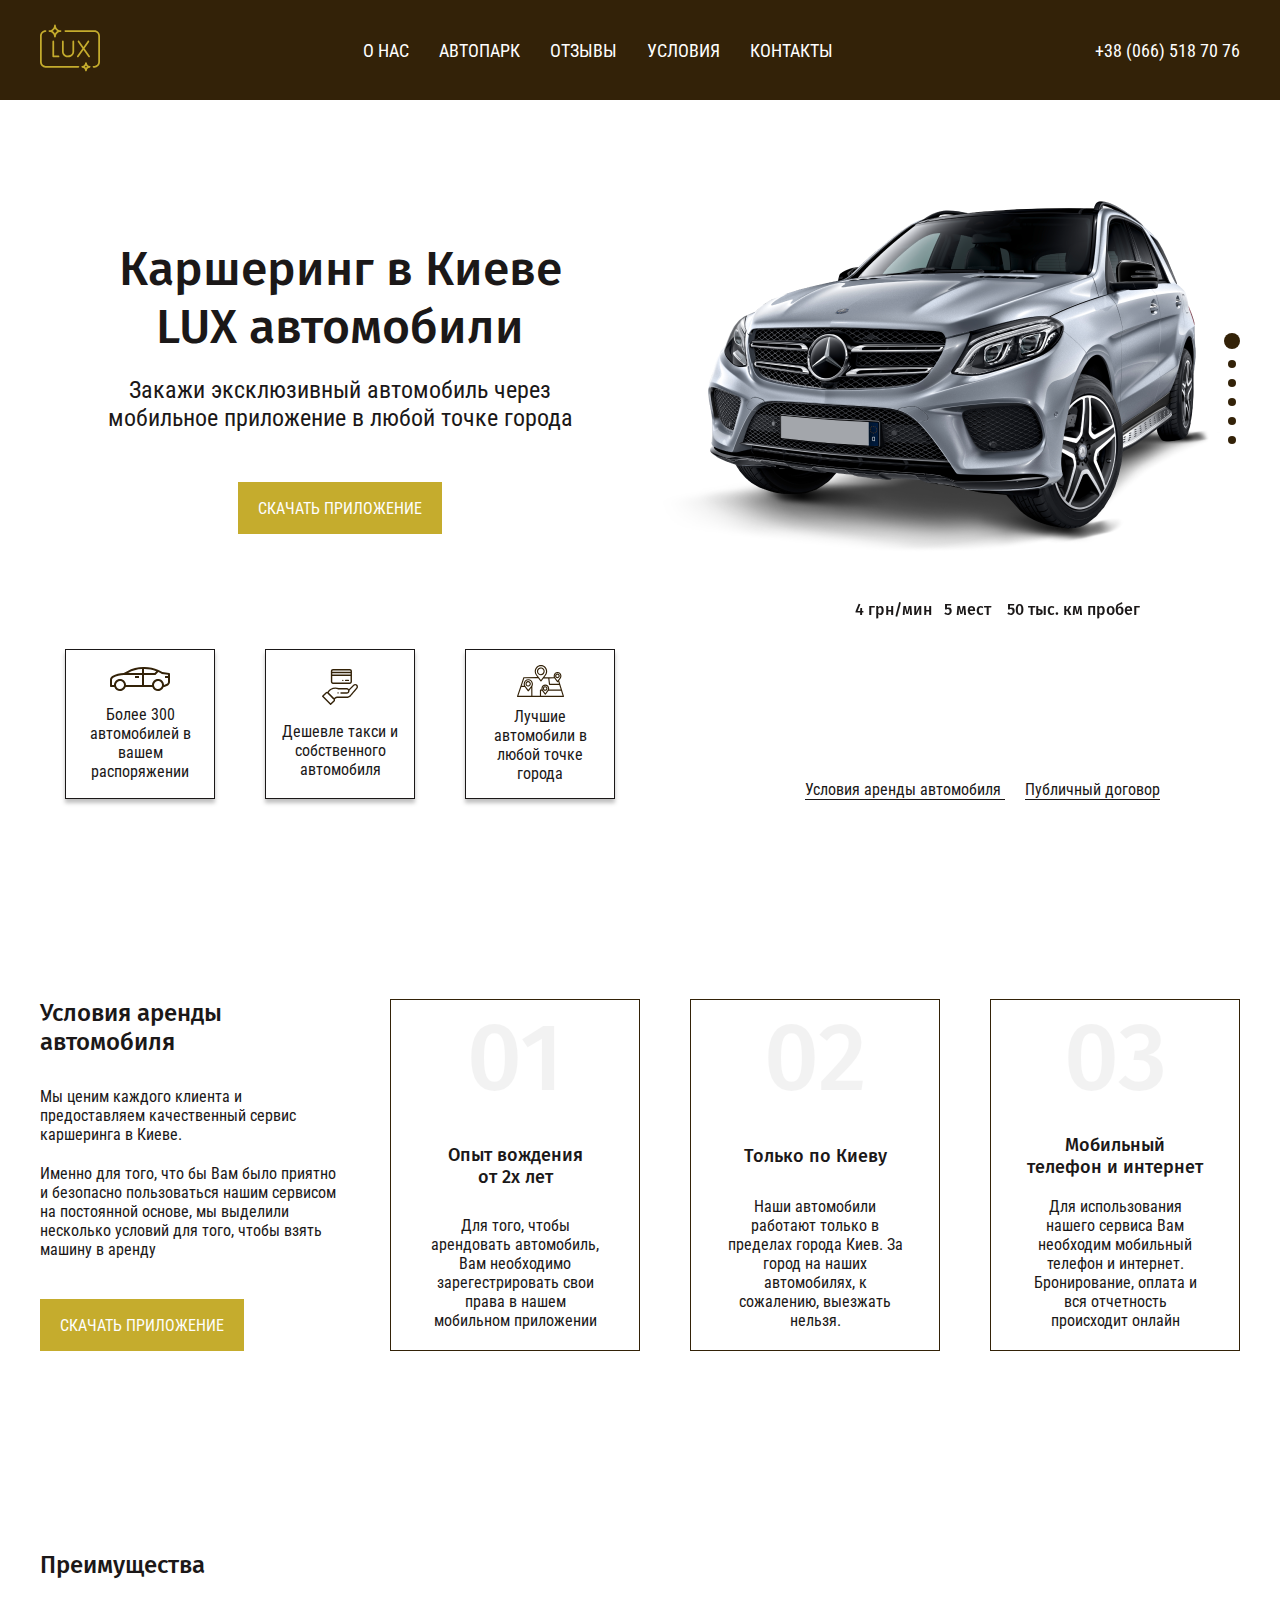
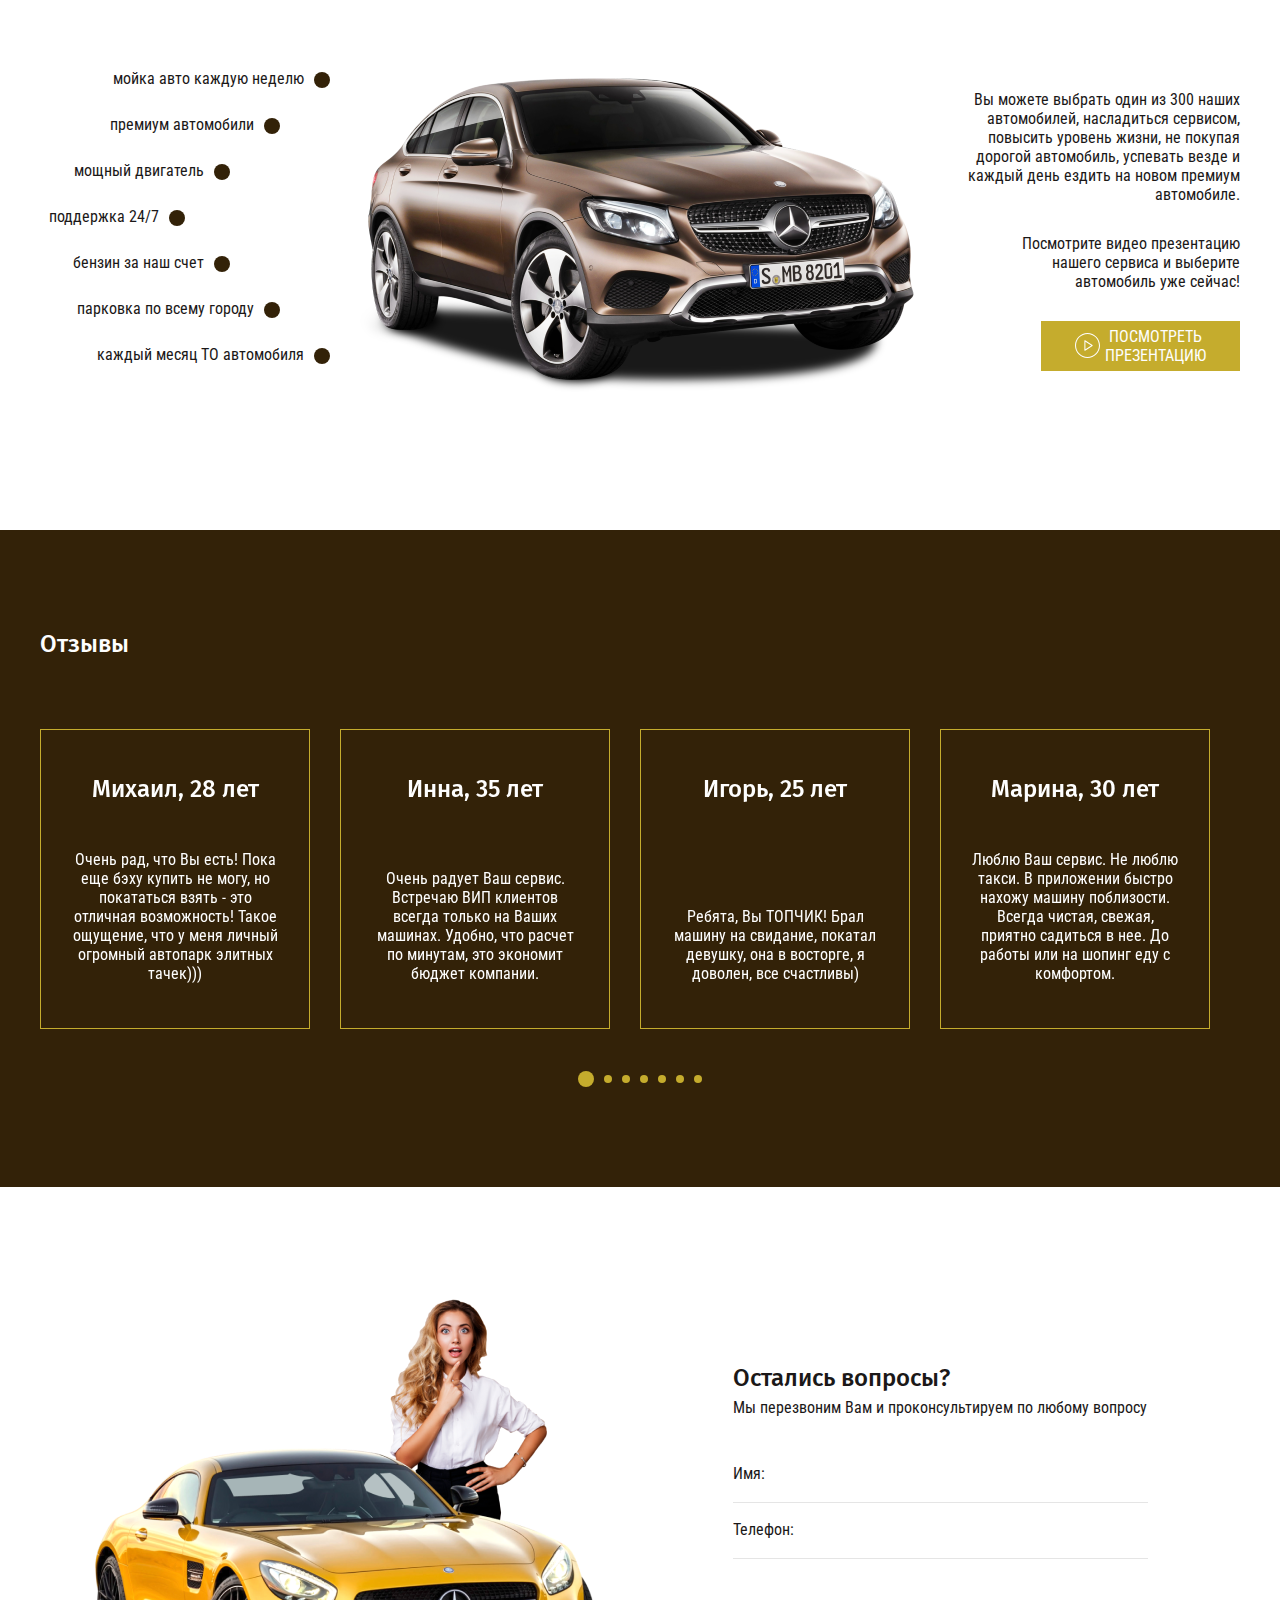
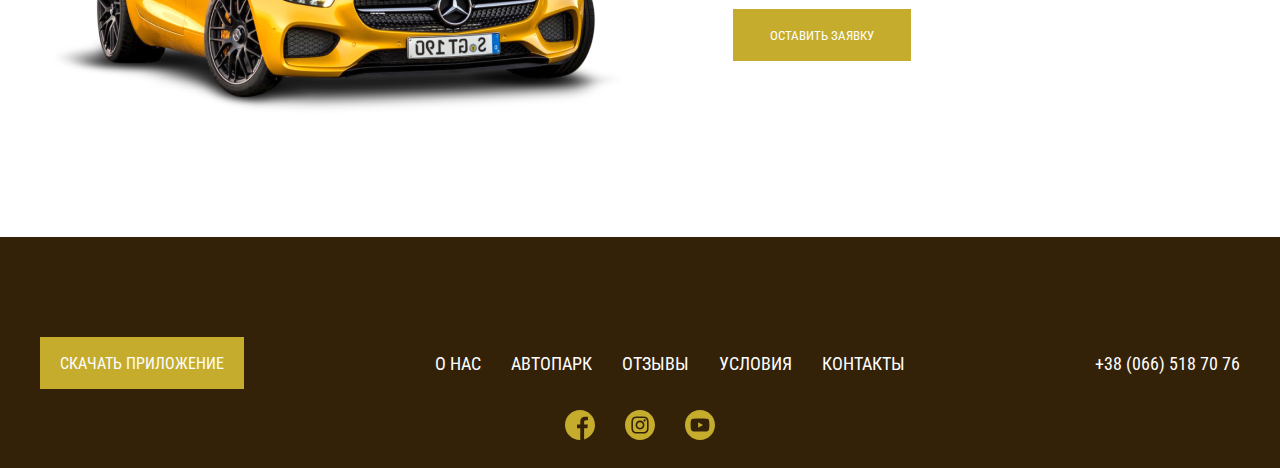
<file: Car_Rent/index.html>
<!DOCTYPE html>
<html lang="ru">
<head>
  <meta charset="UTF-8">
  <meta name="viewport" content="width=device-width, initial-scale=1.0">
  <meta http-equiv="X-UA-Compatible" content="ie=edge">
  <title>Document</title>
  <link rel="preconnect" href="https://fonts.gstatic.com">
  <link href="https://fonts.googleapis.com/css2?family=Fira+Sans:wght@500&family=Roboto+Condensed&display=swap" rel="stylesheet">
  <link rel="stylesheet" href="css/reset.css">
  <link rel="stylesheet" href="css/slick.css">
  <link rel="stylesheet" href="css/jquery.fancybox.css">
  <link rel="stylesheet" href="css/style.css">
</head>
<body>
  <header class="header">
    <div class="container">
      <div class="header__inner">
        <a class="logo"  href="#">
          <img class="logo__link" src="images/logo.svg" alt="logo">
        </a>
        <button class="menu__btn"></button>
        <nav class="menu">
          <ul class="menu__list">
            <li class="menu__item">
              <a class="menu__list-link" href="#" >О НАС</a>
            </li>
            <li class="menu__item">
              <a class="menu__list-link" href="#" >АВТОПАРК</a>
            </li>
            <li class="menu__item">
              <a class="menu__list-link" href="#" >ОТЗЫВЫ</a>
            </li>
            <li class="menu__item">
              <a class="menu__list-link" href="#" >УСЛОВИЯ</a>
            </li>
            <li class="menu__item">
              <a class="menu__list-link" href="#" >КОНТАКТЫ</a>
            </li>
          </ul>
        </nav>
        <a class="phone" href="tel:+380665187076">+38 (066) 518 70 76</a>
      </div>
    </div>
  </header>
  <section class="top">
    <div class="container">
      <div class="top__heading">
        <div class="top__content">
          <h1 class="top__title">
            Каршеринг в Киеве 
            LUX автомобили 
          </h1>
          <p class="top__text">
            Закажи эксклюзивный автомобиль через мобильное приложение в любой точке города
          </p>
          <a class="aplication__btn" href="#">Скачать приложение</a>
        </div>
        <div class="top__slider">
          <div class="top__slider-item">
            <img class="top__slider-images" src="images/slider-img.png" alt="">
            <p class="top__slider-text">
              <span>4 грн/мин</span><span>5 мест</span>
              <span> 50 тыс. км пробег</span>
            </p>
          </div>
          <div class="top__slider-item">
            <img class="top__slider-images" src="images/slider-img.png" alt="">
            <p class="top__slider-text">
              <span>4 грн/мин</span><span>5 мест</span>
              <span> 50 тыс. км пробег</span>
            </p>
          </div>
          <div class="top__slider-item">
            <img class="top__slider-images" src="images/slider-img.png" alt="">
            <p class="top__slider-text">
              <span>4 грн/мин</span><span>5 мест</span>
              <span> 50 тыс. км пробег</span>
            </p>
          </div>
          <div class="top__slider-item">
            <img class="top__slider-images" src="images/slider-img.png" alt="">
            <p class="top__slider-text">
              <span>4 грн/мин</span><span>5 мест</span>
              <span> 50 тыс. км пробег</span>
            </p>
          </div>
          <div class="top__slider-item">
            <img class="top__slider-images" src="images/slider-img.png" alt="">
            <p class="top__slider-text">
              <span>4 грн/мин</span><span>5 мест</span>
              <span> 50 тыс. км пробег</span>
            </p>
          </div>
          <div class="top__slider-item">
            <img class="top__slider-images" src="images/slider-img.png" alt="">
            <p class="top__slider-text">
              <span>4 грн/мин</span><span>5 мест</span>
              <span> 50 тыс. км пробег</span>
            </p>
          </div>
        </div>
      </div>
      <div class="top__bottom">
        <div class="top__items">
          <div class="top__item">
            <img class="top__item-img" src="images/icon-1.svg" alt="icon">
            <p class="top__item-text">
              Более 300 автомобилей 
              в вашем распоряжении
            </p>
          </div>
          <div class="top__item">
            <img class="top__item-img" src="images/icon-2.svg" alt="icon">
            <p class="top__item-text">
              Дешевле такси 
              и собственного автомобиля
            </p>
          </div>
          <div class="top__item">
            <img class="top__item-img" src="images/icon-3.svg" alt="icon">
            <p class="top__item-text">
              Лучшие автомобили в любой точке города
            </p>
          </div>
        </div>
        <div class="top__links">
          <a class="top__link" href="#" >Условия аренды автомобиля </a>
          <a class="top__link" href="#" >Публичный договор</a>
        </div>
      </div>
    </div>
  </section>
  <section class="rent">
    <div class="container">
      <div class="rent__inner">
        <div class="rent__content">
          <h3 class="rent__title">
            Условия аренды 
            автомобиля
          </h3>
          <p class="rent__text">
            Мы ценим каждого клиента и предоставляем качественный сервис каршеринга в Киеве.
          </p>
          <p class="rent__text">
            Именно для того, что бы Вам было приятно и безопасно пользоваться нашим сервисом на постоянной основе, мы выделили несколько условий для того, чтобы взять машину в аренду
          </p>
          <a class="aplication__btn" href="#">Скачать приложение</a>
        </div>
        <div class="rent__item">
          <div class="rent__item-num">01</div>
          <p class="rent__item-title">
            Опыт вождения<br> 
            от 2х лет
          </p>
          <p class="rent__item-text">
            Для того, чтобы арендовать автомобиль, Вам необходимо зарегестрировать свои права в нашем мобильном приложении
          </p>
        </div>
        <div class="rent__item">
          <div class="rent__item-num">02</div>
          <p class="rent__item-title">
            Только по Киеву
          </p>
          <p class="rent__item-text">
            Наши автомобили работают только в пределах города Киев.
            За город на наших автомобилях, к сожалению, выезжать нельзя.
          </p>
        </div>
        <div class="rent__item">
          <div class="rent__item-num">03</div>
          <p class="rent__item-title">
            Мобильный телефон и интернет
          </p>
          <p class="rent__item-text">
            Для использования нашего сервиса Вам необходим мобильный телефон и интернет.
            Бронирование, оплата и вся отчетность происходит онлайн
          </p>
        </div>
      </div>
    </div>
  </section>  
  <section class="benefits">
    <div class="container">
      <h3 class="benefits__title">
        Преимущества
      </h3>
      <div class="benefits__items">
        <ul class="benefits__list">
          <li class="benefits__list-item">
            мойка авто каждую неделю
          </li>
          <li class="benefits__list-item">
            премиум автомобили
          </li>
          <li class="benefits__list-item">
            мощный двигатель
          </li>
          <li class="benefits__list-item">
            поддержка 24/7
          </li>
          <li class="benefits__list-item">
            бензин за наш счет
          </li>
          <li class="benefits__list-item">
            парковка по всему городу
          </li>
          <li class="benefits__list-item">
            каждый месяц ТО автомобиля
          </li>
        </ul>
        <img class="benefits__images" src="images/benefits.png" alt="">
        <div class="benefits__content">
          <p class="benefits__text">
            Вы можете выбрать один из 300 наших автомобилей, насладиться сервисом, повысить уровень жизни, не покупая дорогой автомобиль, успевать везде и каждый день ездить на новом премиум автомобиле.
          </p>
          <p class="benefits__text">
            Посмотрите видео презентацию нашего сервиса и выберите автомобиль уже сейчас!
          </p>
          <a class="video-popup"
           data-fancybox href="https://www.youtube.com/watch?v=l3hMxAjxLHE">
            ПОСМОТРЕТЬ<br>
            ПРЕЗЕНТАЦИЮ
          </a>
        </div>
      </div>
    </div>
  </section>
  <section class="reviews">
    <div class="container">
      <h3 class="reviews__title">
        Отзывы
      </h3>
      <div class="reviews__slider">
        <div class="reviews__item">
          <p class="reviews__item-name">
            Михаил, 28 лет
          </p>
          <p class="reviews__item-text">
            Очень рад, что Вы есть!
            Пока еще бэху купить не могу, но покататься взять - это отличная возможность!
            Такое ощущение, что у меня личный огромный автопарк элитных тачек)))
          </p>
        </div>
        <div class="reviews__item">
          <p class="reviews__item-name">
            Инна, 35 лет
          </p>
          <p class="reviews__item-text">
            Очень радует Ваш сервис. Встречаю ВИП клиентов всегда только на Ваших машинах.
            Удобно, что расчет по минутам, это экономит бюджет компании.
          </p>
        </div>
        <div class="reviews__item">
          <p class="reviews__item-name">
            Игорь, 25 лет
          </p>
          <p class="reviews__item-text">
            Ребята, Вы ТОПЧИК!
            Брал машину на свидание, покатал девушку, она в восторге, я доволен, все счастливы)
          </p>
        </div>
        <div class="reviews__item">
          <p class="reviews__item-name">
            Марина, 30 лет
          </p>
          <p class="reviews__item-text">
            Люблю Ваш сервис. Не люблю такси. В приложении быстро нахожу машину поблизости. Всегда чистая, свежая, приятно садиться в нее. До работы или на шопинг еду с комфортом. 
          </p>
        </div>
        <div class="reviews__item">
          <p class="reviews__item-name">
            Инна, 35 лет
          </p>
          <p class="reviews__item-text">
            Очень радует Ваш сервис. Встречаю ВИП клиентов всегда только на Ваших машинах.
            Удобно, что расчет по минутам, это экономит бюджет компании.
          </p>
        </div>
        <div class="reviews__item">
          <p class="reviews__item-name">
            Игорь, 25 лет
          </p>
          <p class="reviews__item-text">
            Ребята, Вы ТОПЧИК!
            Брал машину на свидание, покатал девушку, она в восторге, я доволен, все счастливы)
          </p>
        </div>
        <div class="reviews__item">
          <p class="reviews__item-name">
            Марина, 30 лет
          </p>
          <p class="reviews__item-text">
            Люблю Ваш сервис. Не люблю такси. В приложении быстро нахожу машину поблизости. Всегда чистая, свежая, приятно садиться в нее. До работы или на шопинг еду с комфортом. 
          </p>
        </div>
      </div>
    </div>
  </section>
  <section class="feedback">
    <div class="container">
      <div class="feedback__inner">
        <img class="feedback__images" src="images/feedback-img.png" alt="img">
        <form class="feedback__form">
          <h3 class="feedback__title">
            Остались вопросы?
          </h3>
          <p class="feedback__text">
            Мы перезвоним Вам и проконсультируем по любому вопросу
          </p>
          <input class="feedback__input" type="text" placeholder="Имя:">
          <input class="feedback__input" type="text" placeholder="Телефон:">
          <button class="feedback__btn" type="submit">ОСТАВИТЬ ЗАЯВКУ</button>
        </form>
      </div>
    </div>
  </section>
  <footer class="footer">
    <div class="container">
      <div class="footer__top">
        <a class="aplication__btn" href="#">Скачать приложение</a>
        <nav class="menu">
          <ul class="menu__list">
            <li class="menu__item">
              <a class="menu__list-link" href="#" >О НАС</a>
            </li>
            <li class="menu__item">
              <a class="menu__list-link" href="#" >АВТОПАРК</a>
            </li>
            <li class="menu__item">
              <a class="menu__list-link" href="#" >ОТЗЫВЫ</a>
            </li>
            <li class="menu__item">
              <a class="menu__list-link" href="#" >УСЛОВИЯ</a>
            </li>
            <li class="menu__item">
              <a class="menu__list-link" href="#" >КОНТАКТЫ</a>
            </li>
          </ul>
        </nav>
        <a class="phone" href="tel:+380665187076">+38 (066) 518 70 76</a>
      </div>
      <ul class="footer__social">
        <li class="footer__social-item">
          <a class="footer__social-link" href="#">
            <img class="footer__social-img" src="images/facebook.svg" alt="img-icon-link" >
          </a>
        </li>
        <li class="footer__social-item">
          <a class="footer__social-link" href="#">
            <img class="footer__social-img" src="images/instagram.svg" alt="img-icon-link" >
          </a>
        </li>
        <li class="footer__social-item">
          <a class="footer__social-link" href="#">
            <img class="footer__social-img" src="images/youtube.svg" alt="img-icon-link" >  
          </a>
        </li>
      </ul>
    </div>
  </footer>


  <script src="https://ajax.googleapis.com/ajax/libs/jquery/3.4.1/jquery.min.js"></script>
  <script src="js/slick.min.js"></script>
  <script src="js/jquery.fancybox.min.js"></script>
  <script src="js/main.js"></script>
</body>
</html>
</file>
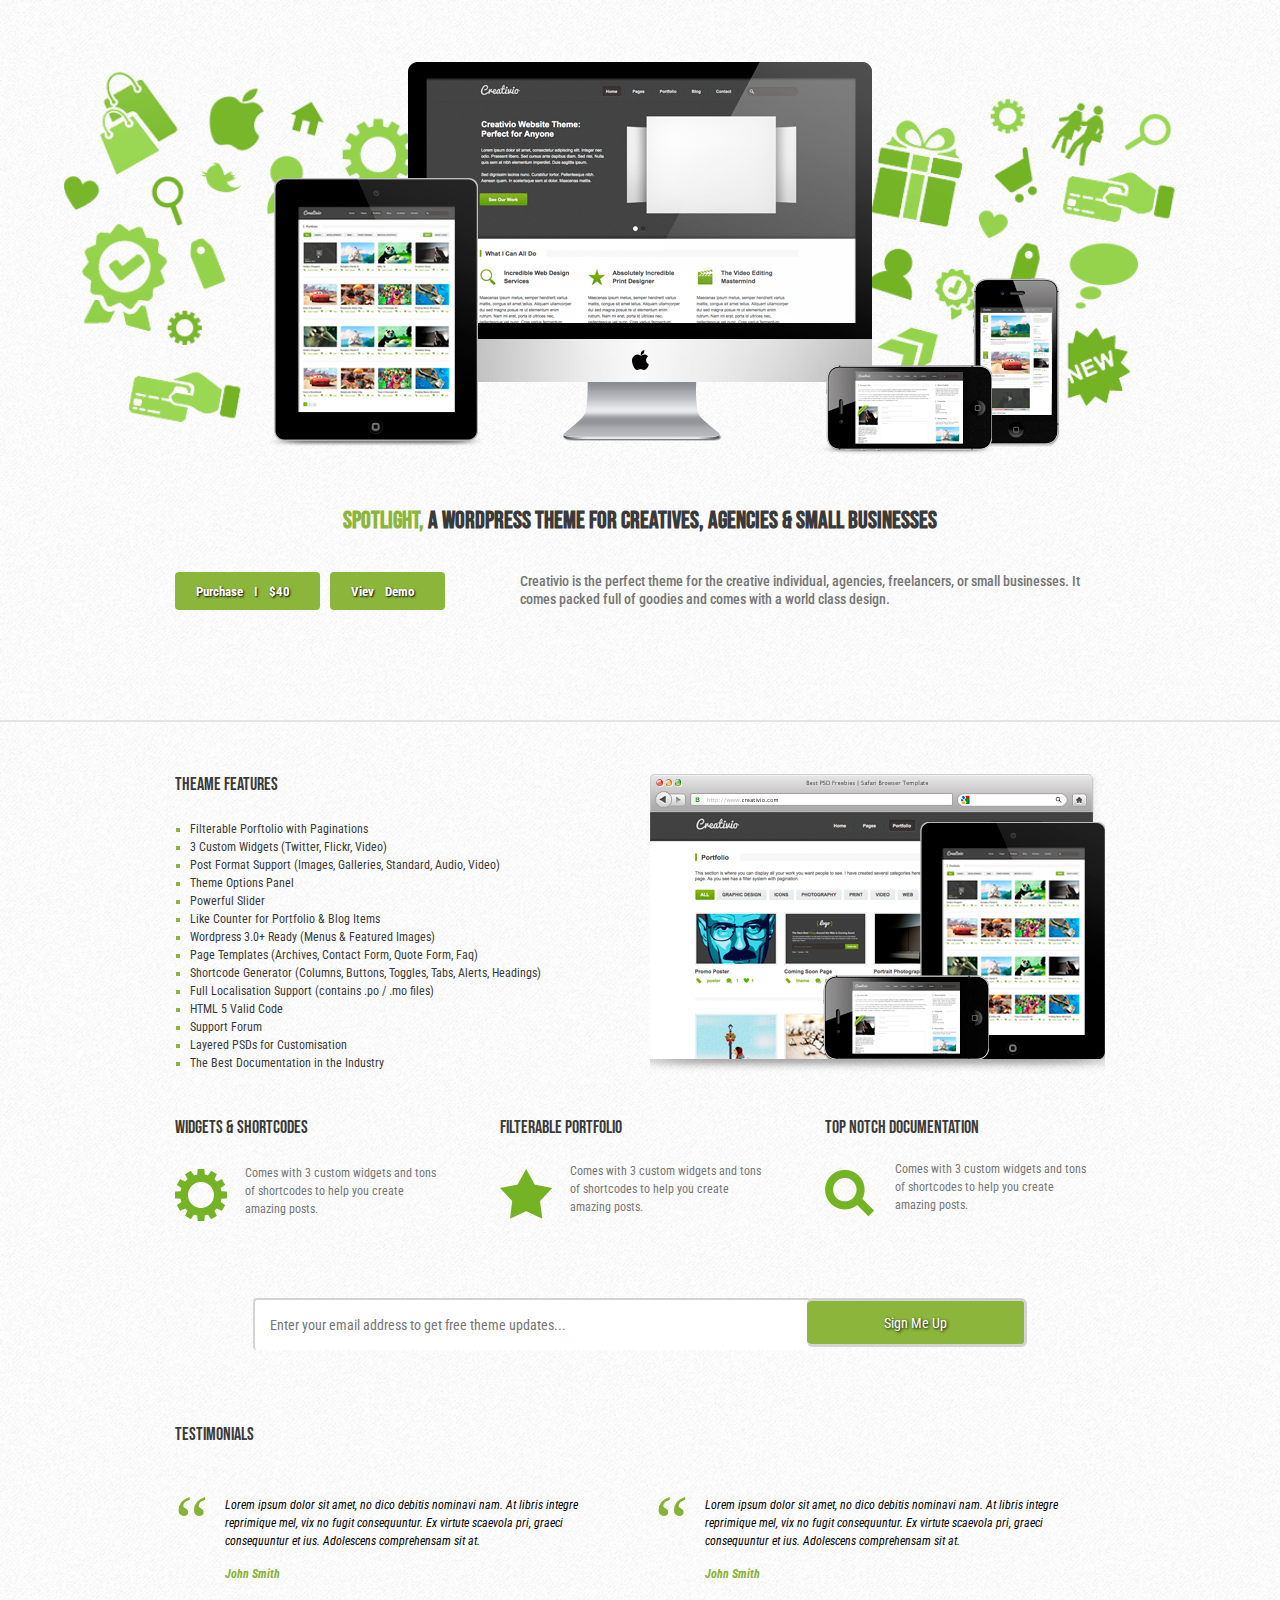
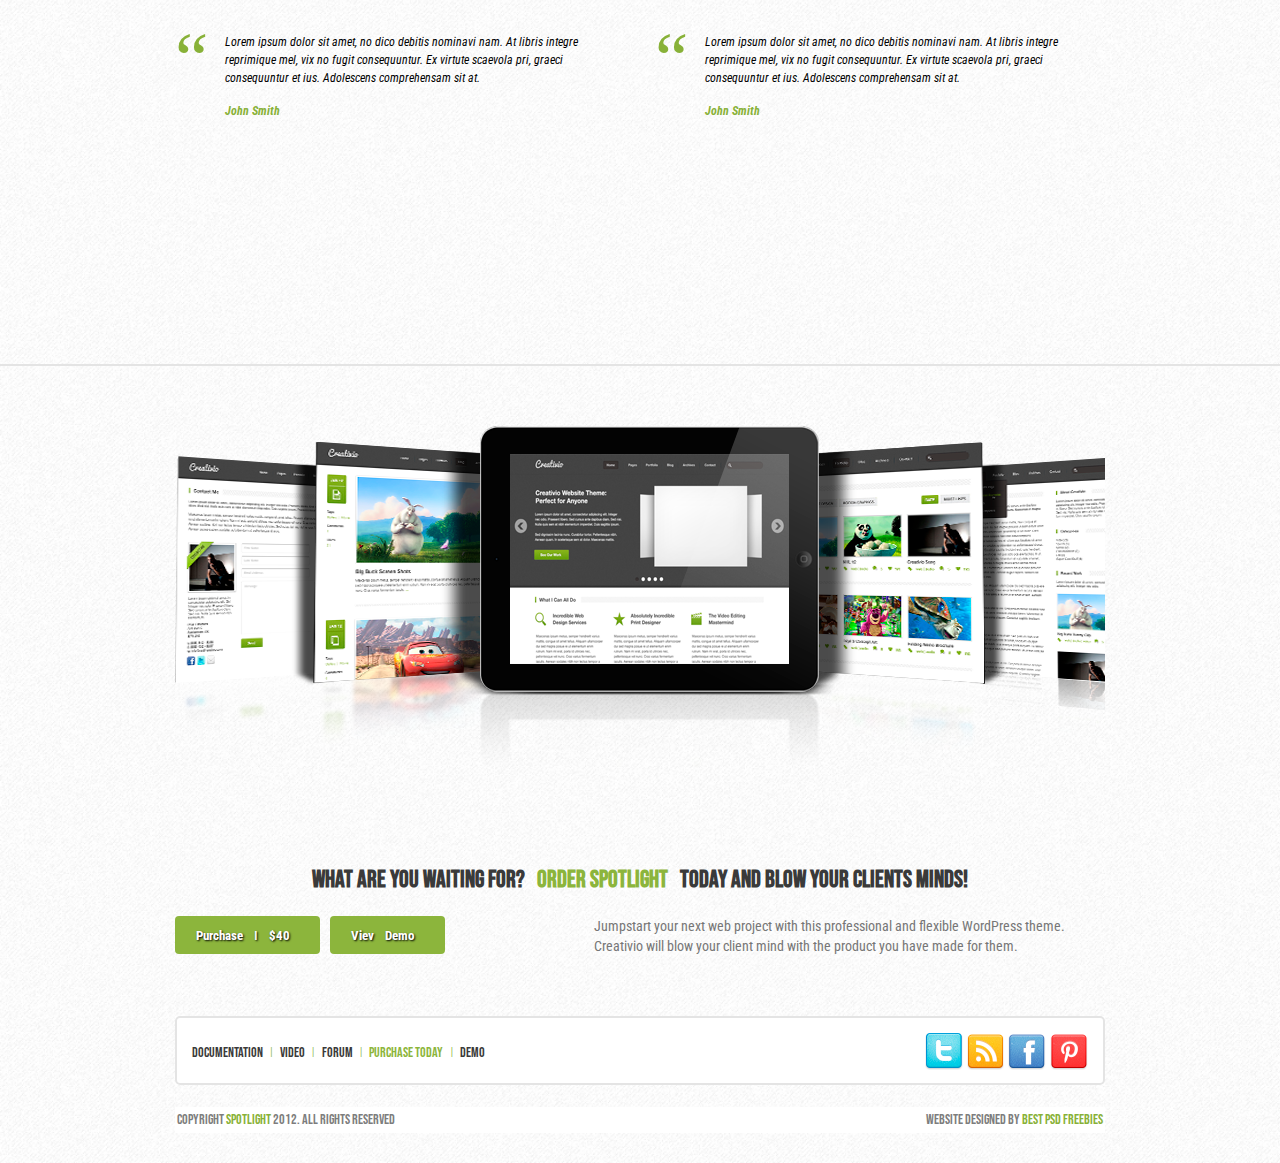
<file: Green_Spots/index.html>
<!DOCTYPE html>
<html lang="en">
<head>
  <meta charset="UTF-8">
  <meta name="viewport" content="width=device-width, initial-scale=1.0">
  <meta http-equiv="X-UA-Compatible" content="ie=edge">
  <title>Document</title>
  <link href="https://fonts.googleapis.com/css2?family=Bebas+Neue&family=Roboto+Condensed:ital,wght@0,300;0,400;0,700;1,300;1,400;1,700&display=swap" rel="stylesheet">

  <link rel="stylesheet" href="css/reset.css">
  <link rel="stylesheet" href="css/style.css">
</head>
<body>
  <header class="header">
    <div class="header__top">
      <div class="header__top_img">
        <div class="header__top_ipad">
          <img src="images/iPad.png" alt="">
        </div>
        <div>
          <img src="images/Monitor.png" alt="">
        </div>
        <div class="header__top_iphone_v">
          <img src="images/iphone_v.png" alt="">
        </div>
        <div class="header__top_iphone_h">
          <img src="images/iphone_h.png" alt="">
        </div>
      </div>
    </div>
    <div class="container">
      <div class="header__title title">
        <h1>
          <span>Spotlight&#44;</span>
          a wordpress theme for creatives, agencies & small businesses
        </h1>
      </div>
      <div class="header__bottom">
        <div class="header__bottom__btn">
          <a class="purchase_btn" href="#">Purchase&emsp;&#448;&emsp;$40</a>
          <a class="vd_btn" href="#">Viev&emsp;Demo</a>
        </div>
        <div class="header__bottom__text">
          <p>Creativio is the perfect theme for the creative individual, agencies, freelancers, or small businesses. It comes packed full of goodies and comes with a world class design.</p>
        </div>
      </div>
    </div>
  </header>
  <section class="features">
    <div class="features__line"></div>
    <div class="container">
      <div class="features_top">
        <div class="features__text">
          <h5 class="features__h5">THEAME FEATURES</h5>
          <ul class="features__text-list">
            <li><span>Filterable Porftolio with Paginations</span></li>
            <li><span>3 Custom Widgets (Twitter, Flickr, Video)</span></li>
            <li><span>Post Format Support (Images, Galleries, Standard, Audio, Video)</span></li>
            <li><span>Theme Options Panel</span></li>
            <li><span>Powerful Slider</span></li>
            <li><span>Like Counter for Portfolio & Blog Items</span></li>
            <li><span>Wordpress 3.0+ Ready (Menus & Featured Images)</span></li>
            <li><span>Page Templates (Archives, Contact Form, Quote Form, Faq)</span></li>
            <li><span>Shortcode Generator (Columns, Buttons, Toggles, Tabs, Alerts, Headings)</span></li>
            <li><span>Full Localisation Support (contains .po / .mo files)</span></li>
            <li><span>HTML 5 Valid Code</span></li>
            <li><span>Support Forum</span></li>
            <li><span>Layered PSDs for Customisation</span></li>
            <li><span>The Best Documentation in the Industry</span></li>
          </ul>
        </div>
        <div class="features__top__img">
          <img class="right_side_img" src="images/right_img.png" alt=""> 
        </div>
      </div>
      <div class="features__middle">
        <div class="left middle" >
          <h3>Widgets & Shortcodes</h3>
          <img src="images/wheel.png" alt="">
          <p>Comes with 3 custom widgets and tons of shortcodes to help you create amazing posts. </p>
        </div>
        <div class="center middle">
          <h3>Filterable  portfolio</h3>
          <img src="images/star.png" alt="">
          <p>Comes with 3 custom widgets and tons of shortcodes to help you create amazing posts. </p>
        </div>
        <div class="right middle">
          <h3>Top Notch Documentation</h3>
          <img src="images/magni.png" alt="">
          <p>Comes with 3 custom widgets and tons of shortcodes to help you create amazing posts. </p>
        </div>
      </div>
      <div class="features__input">
        <form class="features__form">
          <input class="features__form-email_form" 
              type="text" placeholder="Enter your email address to get free theme updates..."
              maxlength="256">
          <button class="features__form-email_form-btn" type="submit">Sign Me Up </button>
        </form>
      </div>
      <div class="features_bottom">
        <h3 class="features_bottom-title">TESTIMONIALS</h3>
        <div class="features_bottom_all">
          <div class="features_bottom_left">
            <div class="bottom_text_inner" >
              <div class="bottom_text">
                  <span>&ldquo;</span>
                  <p>Lorem ipsum dolor sit amet, no dico debitis nominavi nam. At libris integre reprimique mel, vix no fugit consequuntur. Ex virtute scaevola pri, graeci consequuntur et ius. Adolescens comprehensam sit at.
                  </p>
                  <h6 class="bottom_text_h6">John Smith</h6>
              </div>
            </div>
            <div class="bottom_text_inner" >
              <div class="bottom_text">
                  <span>&ldquo;</span>
                  <p>Lorem ipsum dolor sit amet, no dico debitis nominavi nam. At libris integre reprimique mel, vix no fugit consequuntur. Ex virtute scaevola pri, graeci consequuntur et ius. Adolescens comprehensam sit at.
                  </p>
                  <h6 class="bottom_text_h6">John Smith</h6>
              </div>
            </div>
          </div>
          <div class="features_bottom_right">
            <div class="bottom_text_inner">
              <div class="bottom_text">
                  <span>&ldquo;</span>
                  <p>Lorem ipsum dolor sit amet, no dico debitis nominavi nam. At libris integre reprimique mel, vix no fugit consequuntur. Ex virtute scaevola pri, graeci consequuntur et ius. Adolescens comprehensam sit at.
                  </p>
                  <h6 class="bottom_text_h6">John Smith</h6>
              </div>
            </div>
            <div class="bottom_text_inner" >
              <div class="bottom_text">
                  <span>&ldquo;</span>
                  <p>Lorem ipsum dolor sit amet, no dico debitis nominavi nam. At libris integre reprimique mel, vix no fugit consequuntur. Ex virtute scaevola pri, graeci consequuntur et ius. Adolescens comprehensam sit at.
                  </p>
                  <h6 class="bottom_text_h6">John Smith</h6>
              </div>
            </div>
          </div>
        </div>
      </div>
    </div>
  </section>
  <footer class="footer">

    <div class="footer_line"></div>
    <div class="container">
      <div class="footer_inner">
        <div class="footer_top_img">
          <img src="images/footer_img.png" alt="">
        </div>
        <div class="footer_title">
          <h2 class="footer_title_h2">What are you waiting for?<span>&emsp;order Spotlight</span>&emsp;today and blow your clients minds! 
          </h2>
        </div>
        <div class="footer_bottom">
          <div class="footer_bottom_btn">
            <a class="purchase_btn" href="#">Purchase&emsp;&#448;&emsp;$40</a>
            <a class="vd_btn" href="#">Viev&emsp;Demo</a>
          </div>
          <div class="footer_bottom_text">
            <p>Jumpstart your next web project with this professional and flexible WordPress theme.  Creativio will blow your client mind with the product you have made for them.</p>
          </div>
        </div>
      </div>

      <div class="footer_groop">
        <div class="footer_groop_inner">

          <div class="footer_groop_list">
            <ul class="footer_groop_list-ul">
              <li>
                <a href="#">Documentation<span>&emsp;&#448;&emsp;</span></a>
              </li>
              <li>
                <a href="#">Video<span>&emsp;&#448;&emsp;</span></a>
              </li>
              <li>
                <a href="#">Forum<span>&emsp;&#448;&emsp;</span></a>
              </li>
              <li>
                <a href="#"><span>Purchase today&emsp;&#448;&emsp;</span></a>
              </li>
              <li>
                <a href="#">Demo</a>
              </li>
            </ul>
          </div>
          <div class="social__inner">
            <div class="social__groop">
              <a class="twitter" href="#">
                <img src="images/Twitter.png" alt="">
              </a>
              <a class="rss" href="#">
                <img src="images/RSS.png" alt="">
              </a>
              <a class="facebook" href="#">
                <img src="images/Facebook.png" alt="">
              </a>
              <a class="pinterest" href="#">
                <img src="images/Pinterest.png" alt="">
              </a>
            </div>
         </div>
        </div>
      </div>
      <div class="drop_down_text">
        <p class="drop_down_left">
          Copyright<span> Spotlight </span> 2012. All Rights Reserved
        </p>
        <p class="drop_down_left">
          Website designed by <span> Best PSD Freebies</span>
        </p>
      </div>
    </div>
  </footer>

  

  <script src="https://ajax.googleapis.com/ajax/libs/jquery/3.4.1/jquery.min.js"></script>
  <script src="js/main.js"></script>
</body>
</html>
</file>
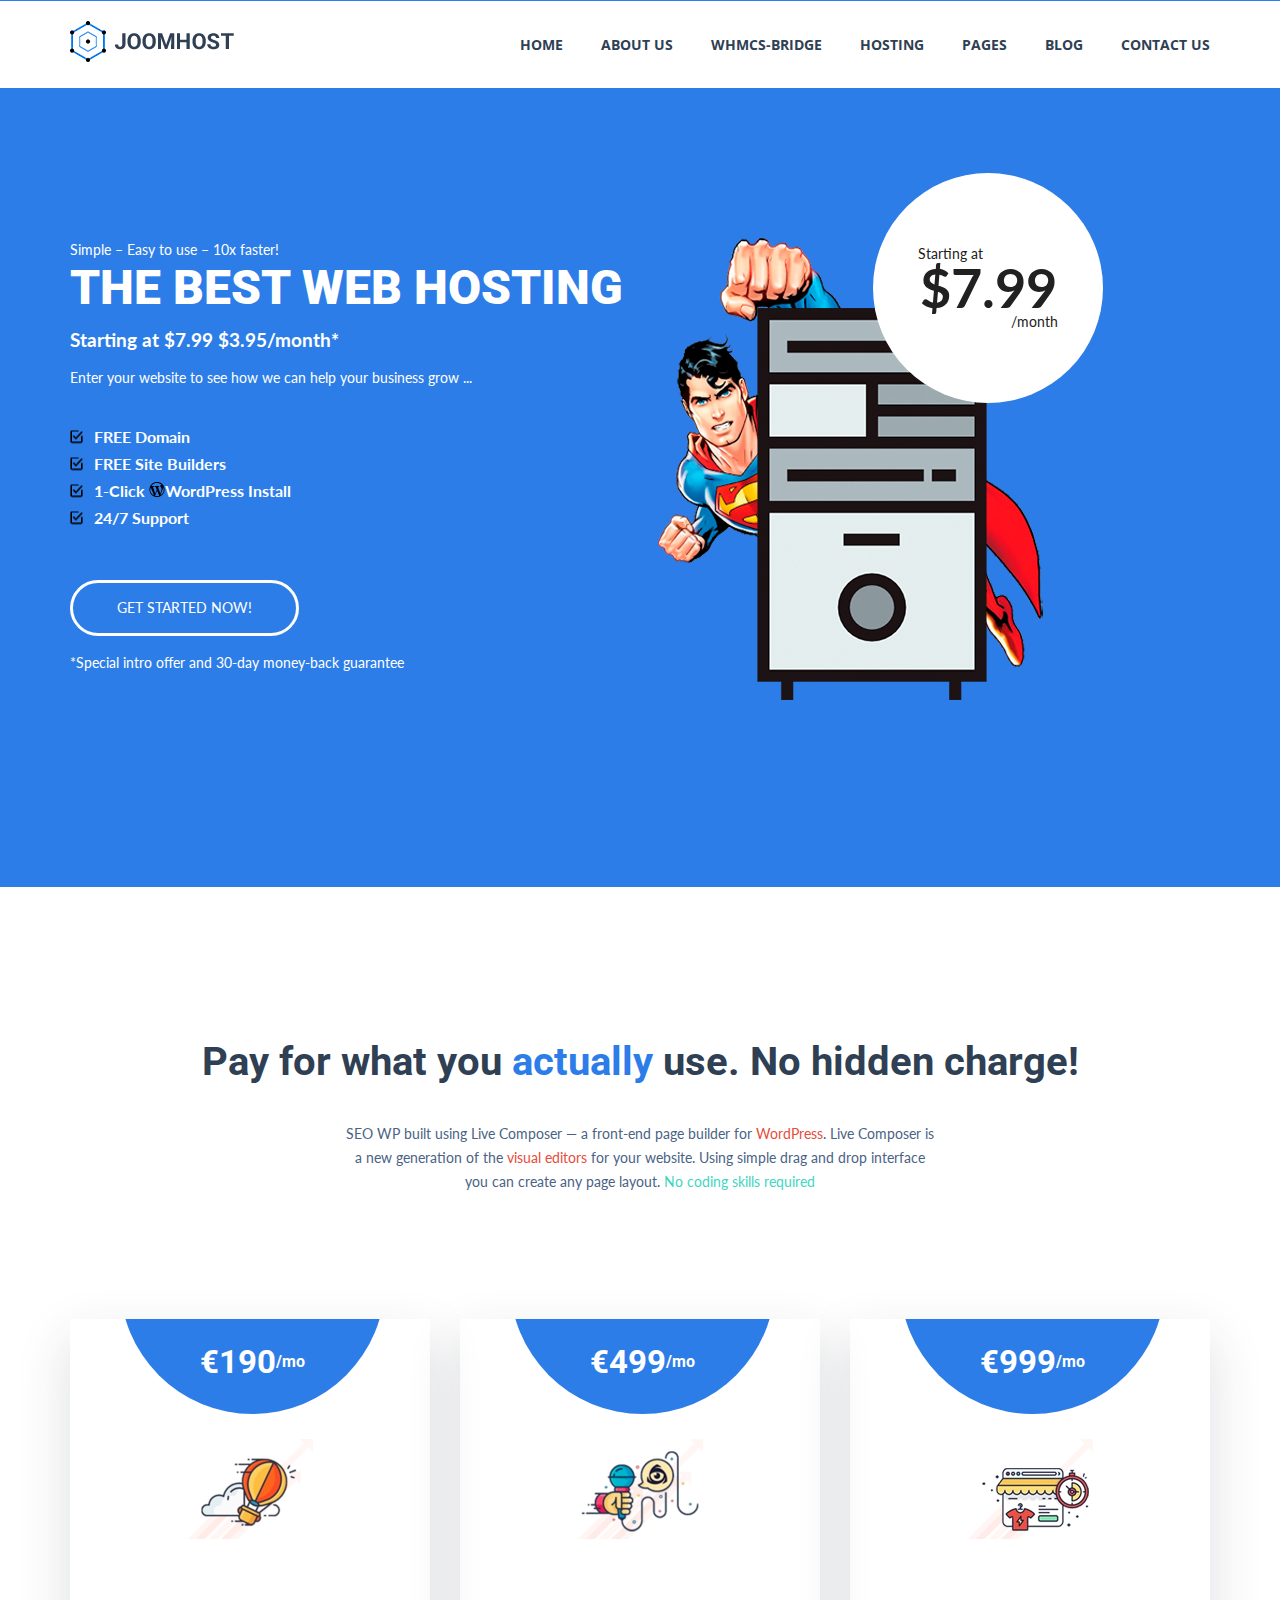
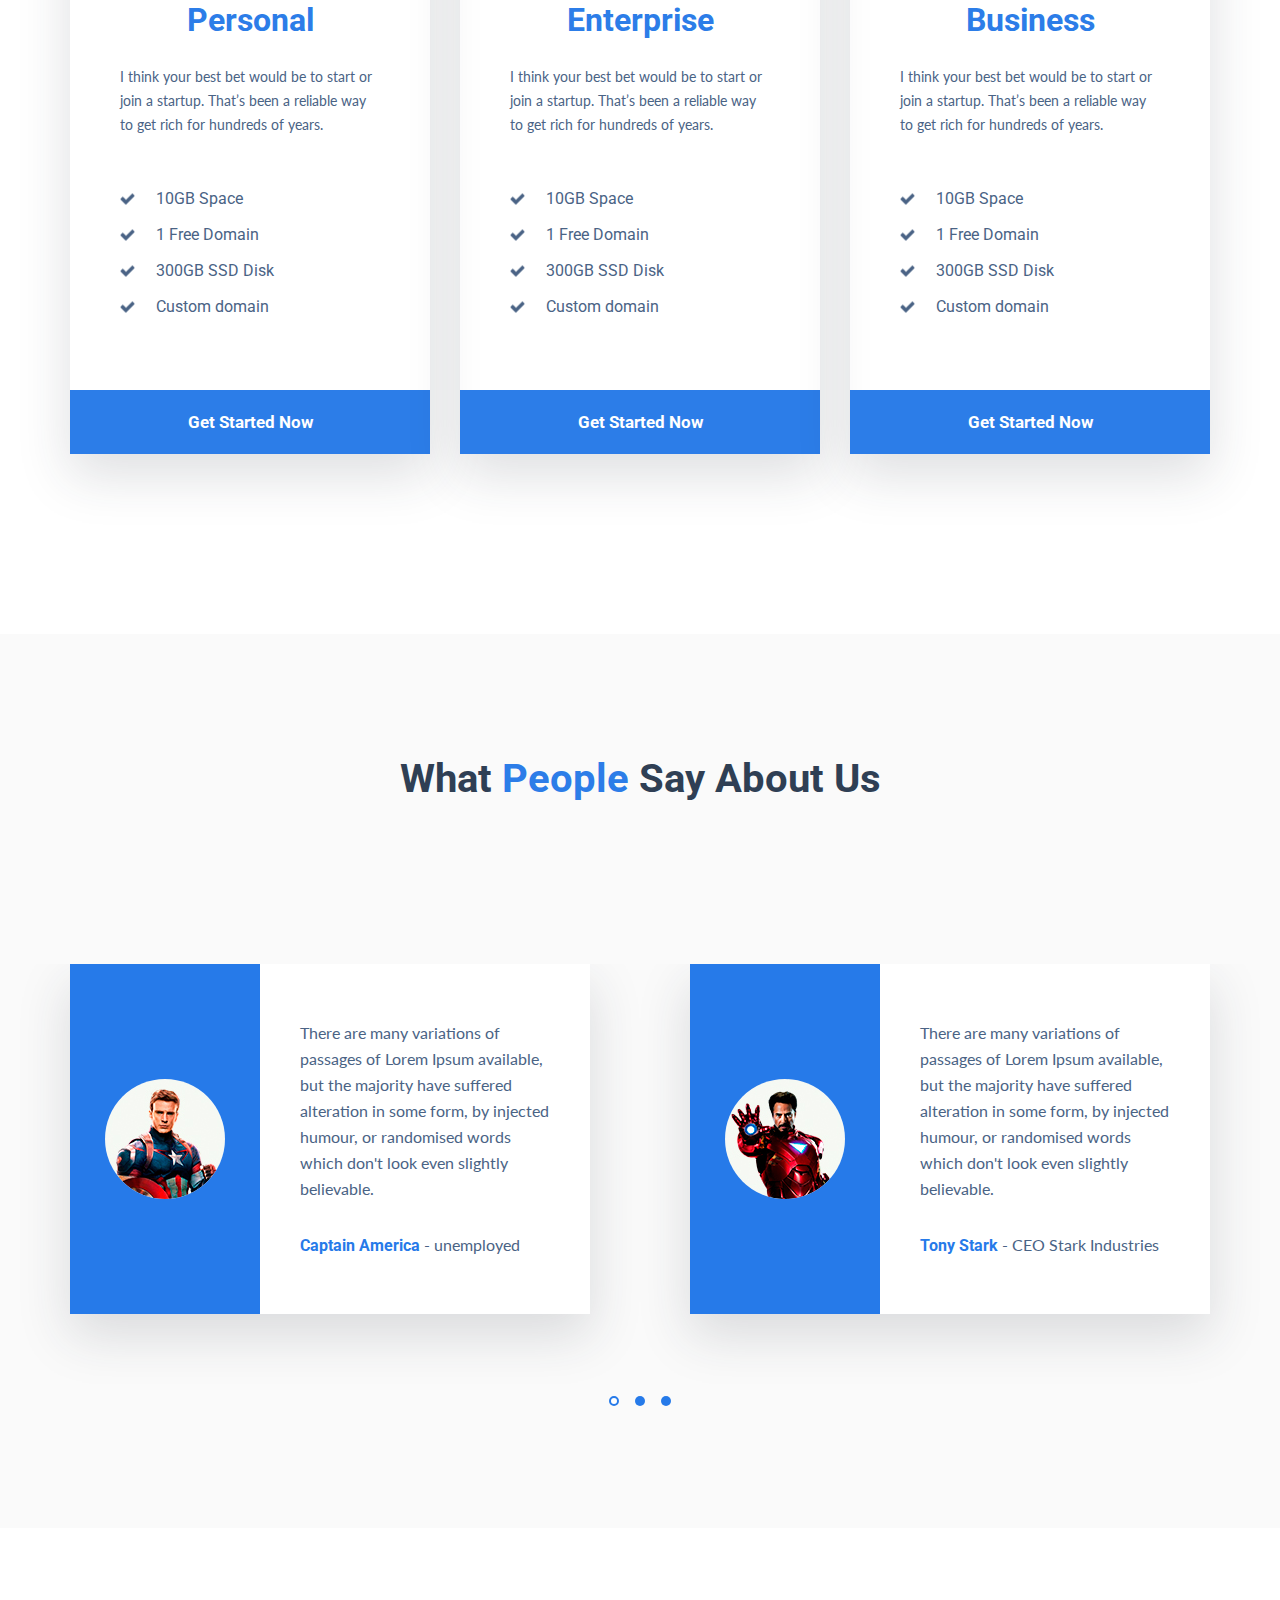
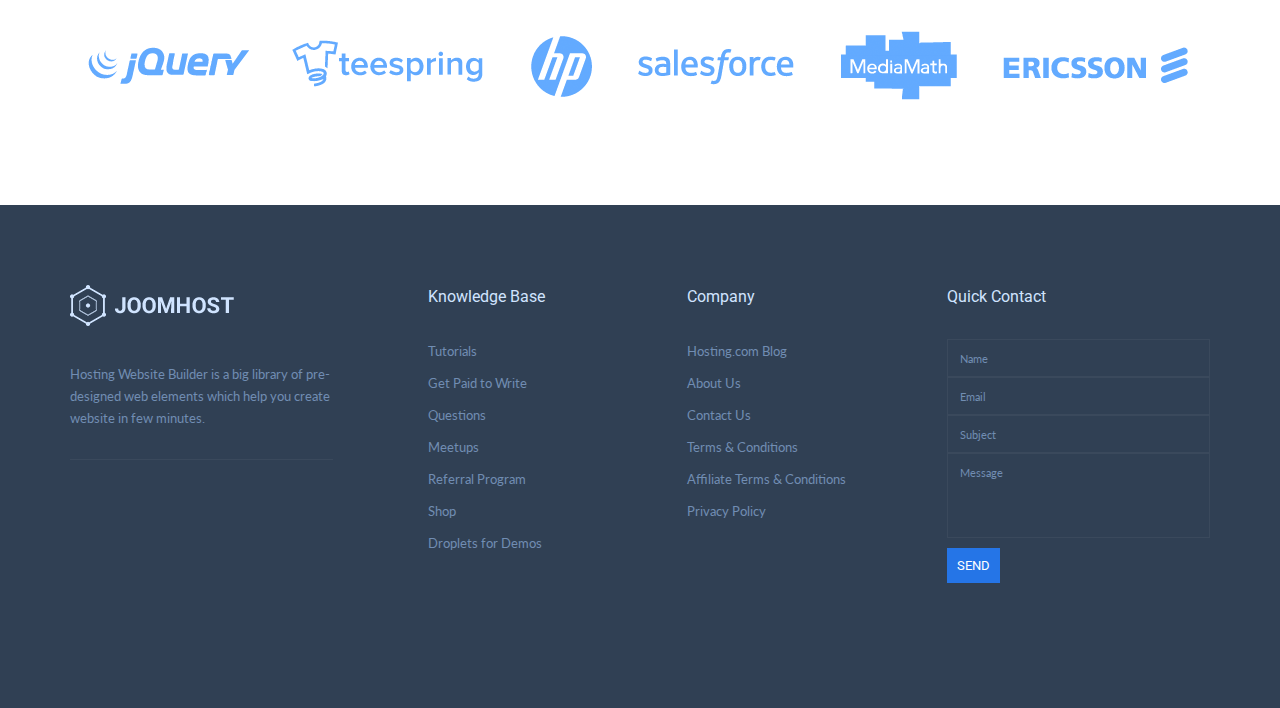
<file: JoomHost/index.html>
<!DOCTYPE html>
<html lang="en">
<head>
  <meta charset="UTF-8">
  <meta name="viewport" content="width=device-width, initial-scale=1.0">
  <meta http-equiv="X-UA-Compatible" content="ie=edge">
  <title>Document</title>
  <link href="https://fonts.googleapis.com/css2?family=Lato:wght@400;900&family=Open+Sans:wght@700&family=Roboto:wght@400;900&display=swap" rel="stylesheet">
  <link rel="stylesheet" href="css/reset.css">
  <link rel="stylesheet" href="css/slick.css">
  <link rel="stylesheet" href="css/style.css">
  <link rel="stylesheet" href="css/media.css">
</head>
<body>
  <header class="header">
    <div class="container">
      <div class="header__inner">
        <div class="logo">
          <a href="#">
            <img src="images/logo.png" alt="">
          </a>
        </div>
        <nav class="menu">
          <div class="btn__menu">
            <div></div>
            <div></div>
            <div></div>
          </div>
          <ul class="menu__list">
            <li><a href="#">HOME</a></li>
            <li><a href="#">ABOUT US</a></li>
            <li><a href="#">WHMCS-BRIDGE</a></li>
            <li><a href="#">HOSTING</a></li>
            <li><a href="#">PAGES</a></li>
            <li><a href="#">BLOG</a></li>
            <li><a href="#">CONTACT US</a></li>
          </ul>
        </nav>
      </div>
    </div>
  </header>
 <section class="top">
    <div class="container">
      <div class="top__inner">
       <div class="top-info">
          <div class="top-info__subtitle">
            Simple – Easy to use – 10x faster!
          </div>
          <h1 class="top-info__title">
            The Best Web Hosting
          </h1>
          <div class="top-info__descr">
            Starting at $7.99 $3.95/month*
            <span>Enter  your website to see how we can help your business grow ...</span>
          </div>
          <ul class="top-info__list">
            <li>FREE Domain</li>
            <li>FREE Site Builders</li>
            <li>1-Click <img src="images/wp-icon.png">WordPress Install</li>
            <li>24/7 Support</li>
          </ul>
          <a class="top-info__btn" href="#">
            Get Started Now!
          </a>
          <div class="top-info__btn-descr">
            *Special intro offer and 30-day money-back guarantee
          </div> 
       </div>
       <div class="top-images">
        <div class="top-image__box">
          <img src="images/superman.png" alt="">
          <div class="top-images__circle">
            <div class="top-images__title">Starting at</div>
            <div class="top-images__price">$7.99</div>
            <div class="top-images__date">/month</div>
          </div>
        </div>
       </div>
      </div>
    </div>
  </section>
<section class="price">
    <div class="container">
      <h2 class="title">
        Pay for what you <span>actually</span> use. No hidden charge!
      </h2>
      <div class="price__descr">
        SEO WP built using Live Composer — a front-end page builder for <a>WordPress</a>. Live Composer is  a  new generation of the <a>visual editors</a> for your website. Using simple drag and drop interface you can create any page layout. <span>No coding skills required</span>
      </div>
      <div class="price__items">
        <div class="price-item">
          <div class="price-item__number">
            €190<span>/mo</span>
          </div>
          <div class="price-item__images">
            <img src="images/price-item1.png" height="90% " alt="">
          </div>
          <div class="price-item__title">
            Personal
          </div>
          <div class="price-item__text">
            I think your best bet would be to start or join a startup. That’s been a reliable way to get rich for hundreds of years.
          </div>
          <ul class="price-item__list">
            <li>10GB Space</li>
            <li>1 Free Domain</li>
            <li>300GB SSD Disk</li>
            <li>Custom domain</li>
          </ul>
          <a class="price-item__btn" href="">Get Started Now</a>
        </div>
        <div class="price-item">
          <div class="price-item__number">
            €499<span>/mo</span>
          </div>
          <div class="price-item__images">
            <img src="images/price-item2.png" alt="">
          </div>
          <div class="price-item__title">
            Enterprise
          </div>
          <div class="price-item__text">
            I think your best bet would be to start or join a startup. That’s been a reliable way to get rich for hundreds of years.
          </div>
          <ul class="price-item__list">
            <li>10GB Space</li>
            <li>1 Free Domain</li>
            <li>300GB SSD Disk</li>
            <li>Custom domain</li>
          </ul>
          <a class="price-item__btn" href="">Get Started Now</a>
        </div>
        <div class="price-item">
          <div class="price-item__number">
            €999<span>/mo</span>
          </div>
          <div class="price-item__images">
            <img src="images/price-item3.png" alt="">
          </div>
          <div class="price-item__title">
            Business
          </div>
          <div class="price-item__text">
            I think your best bet would be to start or join a startup. That’s been a reliable way to get rich for hundreds of years.
          </div>
          <ul class="price-item__list">
            <li>10GB Space</li>
            <li>1 Free Domain</li>
            <li>300GB SSD Disk</li>
            <li>Custom domain</li>
          </ul>
          <a class="price-item__btn" href="">Get Started Now</a>
        </div>
      </div>
    </div>
  </section>
  <section class="reviews">
    <div class="container">
      <h2 class="title">
        What <span>People</span> Say About Us
      </h2>
      <div class="reviews-slider">
        <div class="reviews-slider__item">
          <div class="reviews-box">
            <div class="reviews-box__images">
              <img src="images/photo1.jpg" alt="">
            </div>
            <div class="reviews-box__content">
              <div class="reviews-box__text">
                There are many variations of passages of Lorem Ipsum available, but the majority have suffered alteration in some form, by injected humour, or randomised words which don't look even slightly believable.
              </div>
              <div class="reviews-box__author">
                <span>Captain America</span> - unemployed
              </div>
            </div>
          </div>
        </div>
        <div class="reviews-slider__item">
          <div class="reviews-box">
            <div class="reviews-box__images">
              <img src="images/photo2.jpg" alt="">
            </div>
            <div class="reviews-box__content">
              <div class="reviews-box__text">
                There are many variations of passages of Lorem Ipsum available, but the majority have suffered alteration in some form, by injected humour, or randomised words which don't look even slightly believable.
              </div>
              <div class="reviews-box__author">
                <span>Tony Stark</span> - CEO Stark Industries
              </div>
            </div>
          </div>
        </div>
        <div class="reviews-slider__item">
          <div class="reviews-box">
            <div class="reviews-box__images">
              <img src="images/photo1.jpg" alt="">
            </div>
            <div class="reviews-box__content">
              <div class="reviews-box__text">
                There are many variations of passages of Lorem Ipsum available, but the majority have suffered alteration in some form, by injected humour, or randomised words which don't look even slightly believable.
              </div>
              <div class="reviews-box__author">
                <span>Captain America</span> - unemployed
              </div>
            </div>
          </div>
        </div>
        <div class="reviews-slider__item">
          <div class="reviews-box">
            <div class="reviews-box__images">
              <img src="images/photo2.jpg" alt="">
            </div>
            <div class="reviews-box__content">
              <div class="reviews-box__text">
                There are many variations of passages of Lorem Ipsum available, but the majority have suffered alteration in some form, by injected humour, or randomised words which don't look even slightly believable.
              </div>
              <div class="reviews-box__author">
                <span>Tony Stark</span> - CEO Stark Industries
              </div>
            </div>
          </div>
        </div>
        <div class="reviews-slider__item">
          <div class="reviews-box">
            <div class="reviews-box__images">
              <img src="images/photo1.jpg" alt="">
            </div>
            <div class="reviews-box__content">
              <div class="reviews-box__text">
                There are many variations of passages of Lorem Ipsum available, but the majority have suffered alteration in some form, by injected humour, or randomised words which don't look even slightly believable.
              </div>
              <div class="reviews-box__author">
                <span>Captain America</span> - unemployed
              </div>
            </div>
          </div>
        </div>
        <div class="reviews-slider__item">
          <div class="reviews-box">
            <div class="reviews-box__images">
              <img src="images/photo2.jpg" alt="">
            </div>
            <div class="reviews-box__content">
              <div class="reviews-box__text">
                There are many variations of passages of Lorem Ipsum available, but the majority have suffered alteration in some form, by injected humour, or randomised words which don't look even slightly believable.
              </div>
              <div class="reviews-box__author">
                <span>Tony Stark</span> - CEO Stark Industries
              </div>
            </div>
          </div>
        </div>
      </div>
    </div>
  </section>
<section class="lost-logos">
    <div class="container">
      <div class="lost-logos__inner">
        <img src="images/jquery-logo.png" alt="">
        <img src="images/teespring-logo.png" alt="">
        <img src="images/hp-logo.png" alt="">
        <img src="images/salesforce-logo.png" alt="">
        <img src="images/mediamath-logo.png" alt="">
        <img src="images/ericsson-logo.png" alt="">
      </div>
    </div>
  </section>
<footer class="footer">
    <div class="container">
      <div class="footer__inner">
        <div class="footer-col footer-col__logo">
          <a class="footer__logo" href="#">
            <img src="images/logo-white.png" alt="">
          </a>
          <div class="footer__text">
            Hosting Website Builder is a big library of pre-designed web elements which help you create website in few minutes.
          </div>
        </div>
        <div class="footer-menu">
          <div class="footer__title">Knowledge Base</div>
          <ul class="footer__list">
            <li><a href="#">Tutorials</a></li>
            <li><a href="#">Get Paid to Write</a></li>
            <li><a href="#">Questions</a></li>
            <li><a href="#">Meetups</a></li>
            <li><a href="#">Referral Program</a></li>
            <li><a href="#">Shop</a></li>
            <li><a href="#">Droplets for Demos</a></li>
          </ul>
        </div>
        <div class="footer-menu">
          <div class="footer__title">Company</div>          
          <ul class="footer__list">
            <li><a href="#">Hosting.com Blog</a></li>
            <li><a href="#">About Us</a></li>
            <li><a href="#">Contact Us</a></li>
            <li><a href="#">Terms & Conditions</a></li>
            <li><a href="#">Affiliate Terms & Conditions</a></li>
            <li><a href="#">Privacy Policy</a></li>
          </ul>
        </div>
        <div class="footer-form">
          <div class="footer__title">
            Quick Contact
          </div>
          <form>
            <input type="text" placeholder="Name">
            <input type="text" placeholder="Email">
            <input type="text" placeholder="Subject">
            <textarea placeholder="Message"></textarea>
            <button type="submit">Send</button>
          </form> 
        </div>
      </div>
    </div>
  </footer>
  <script src="https://ajax.googleapis.com/ajax/libs/jquery/3.4.1/jquery.min.js"></script>
  <script src="js/slick.min.js"></script>
  <script src="js/main.js"></script>
</body>
</html>
</file>
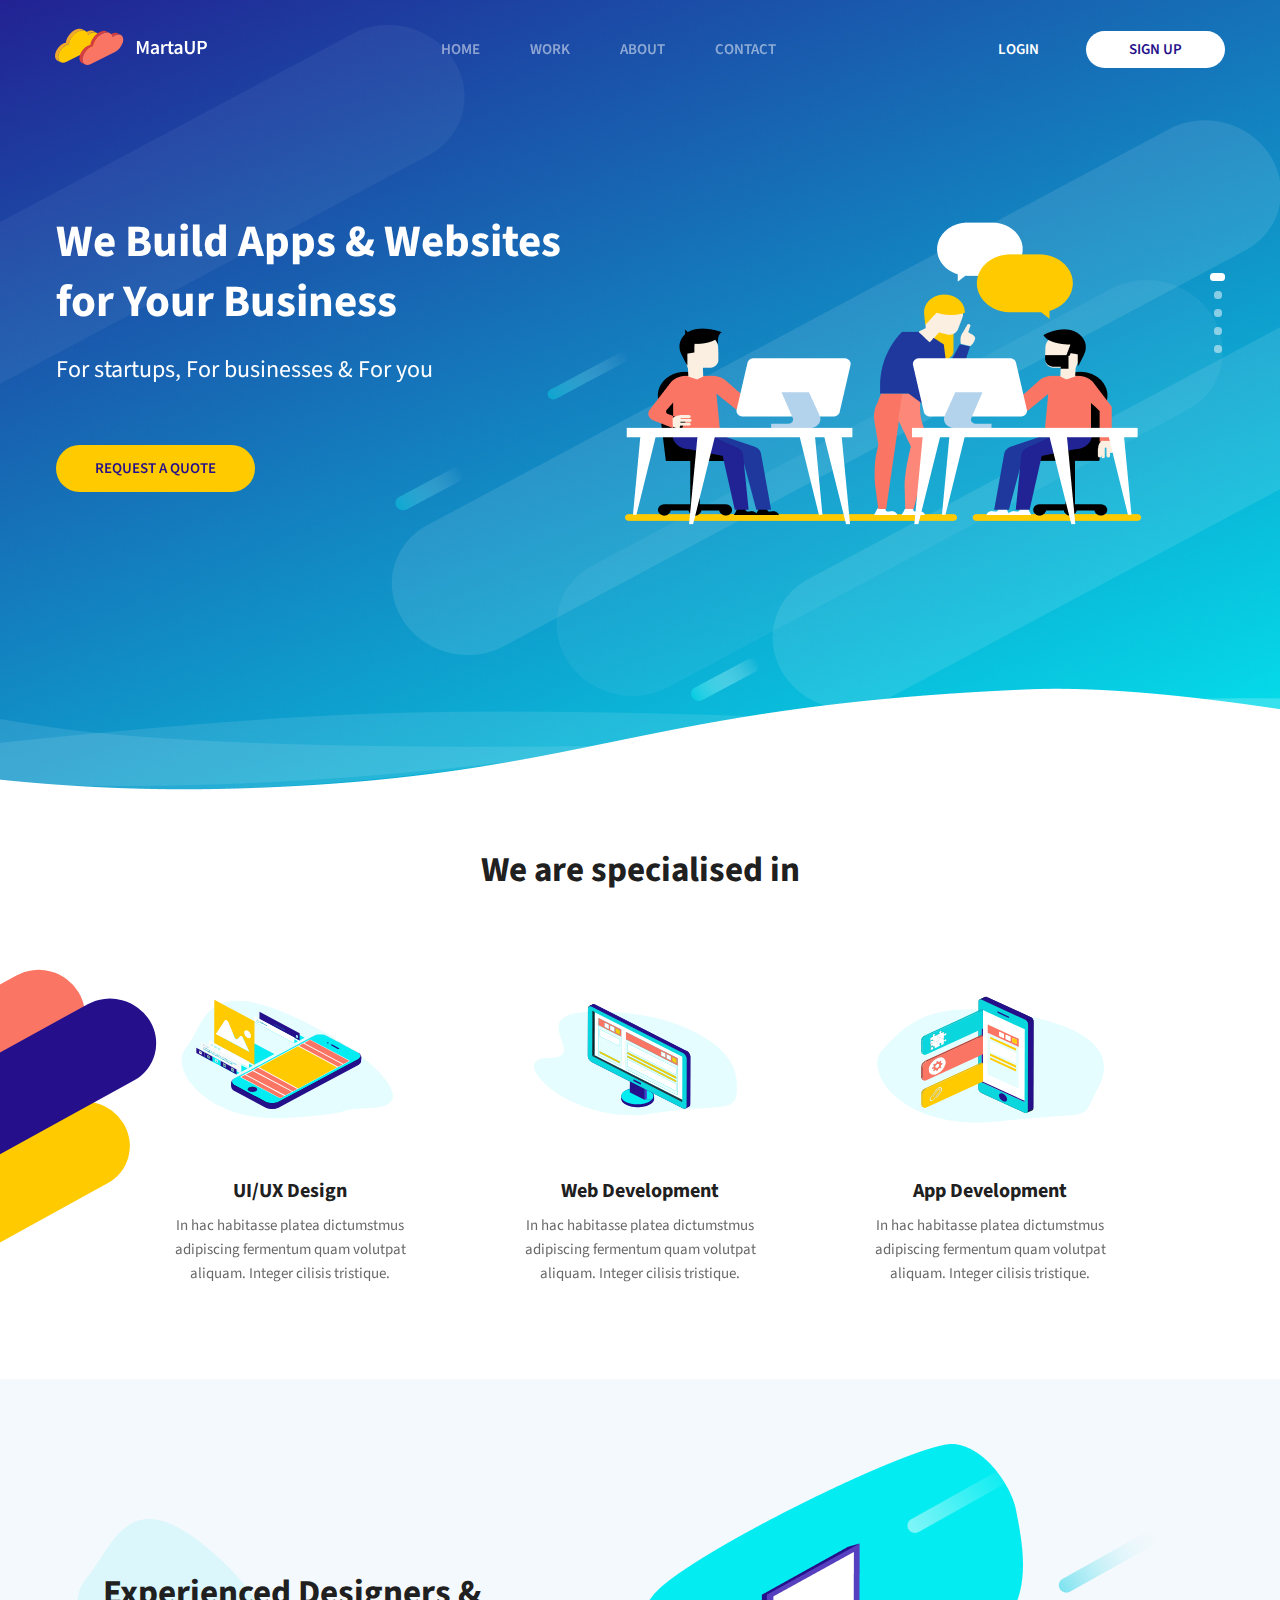
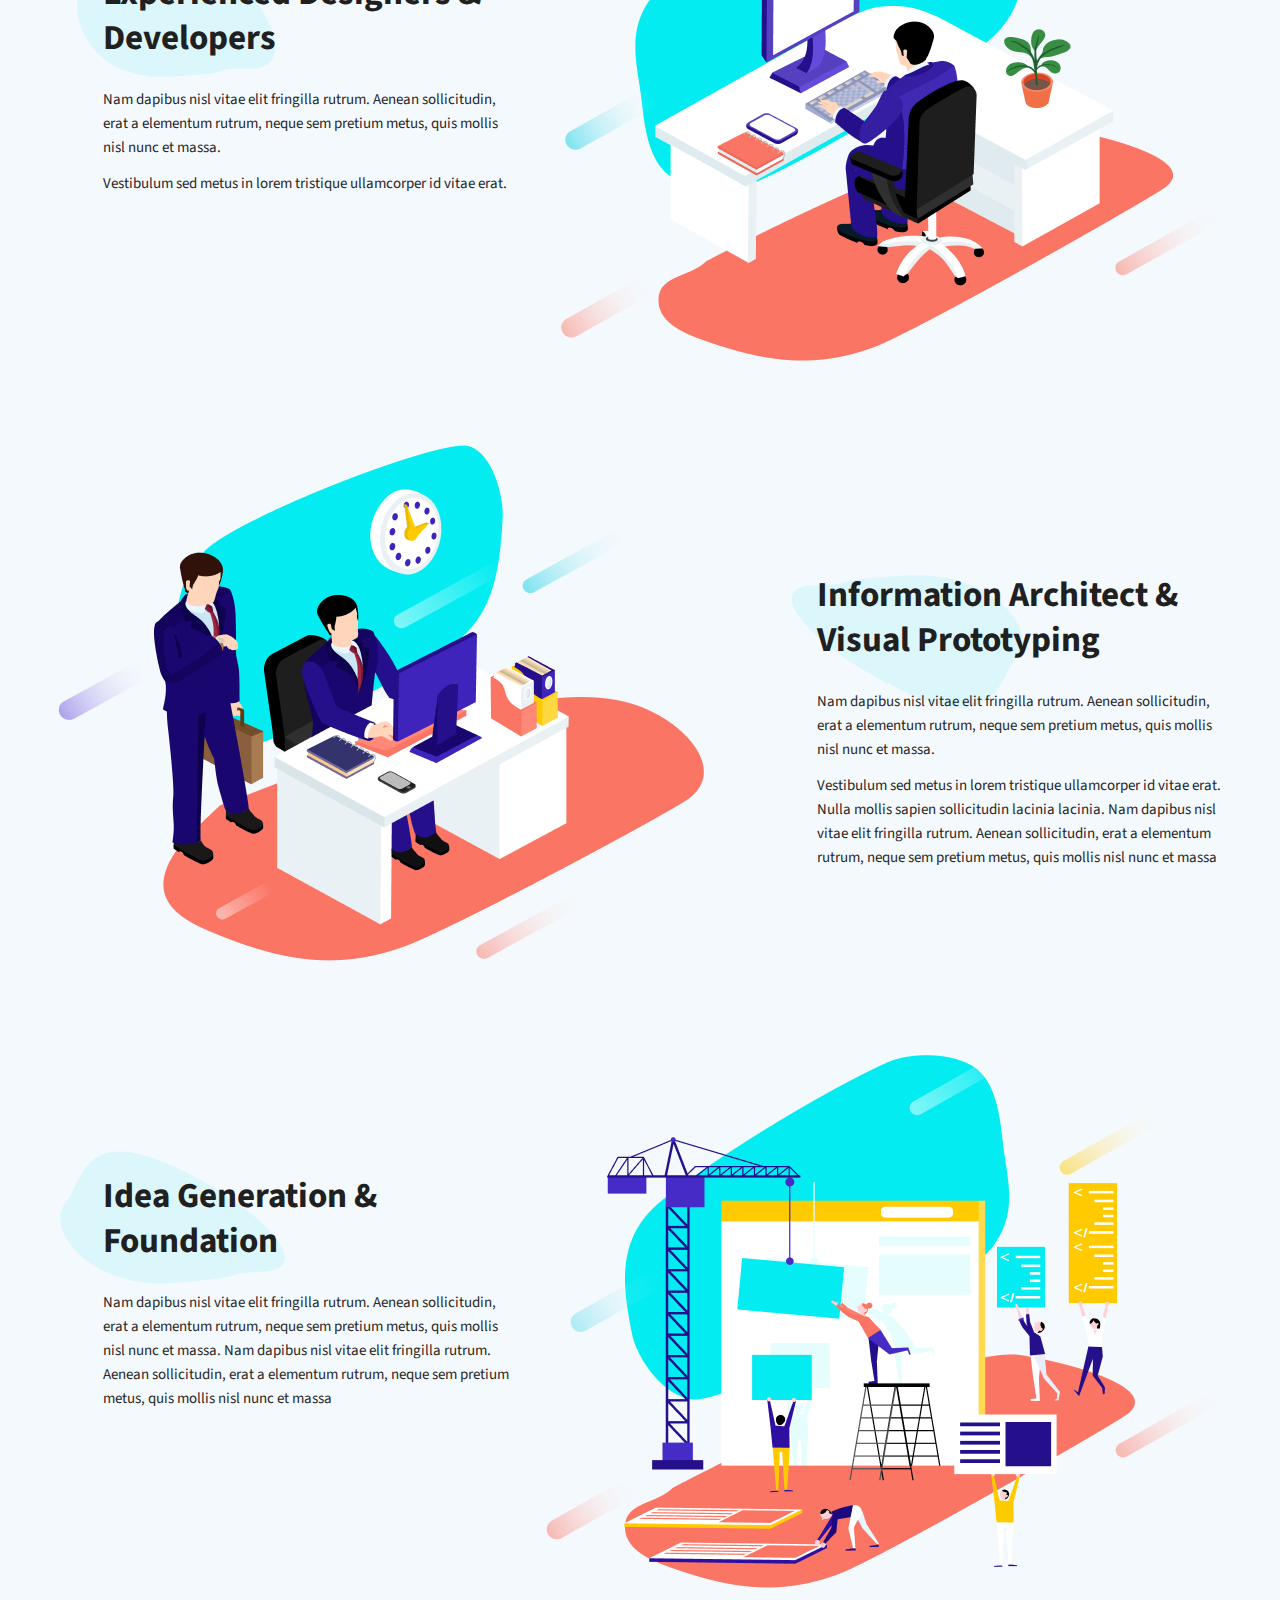
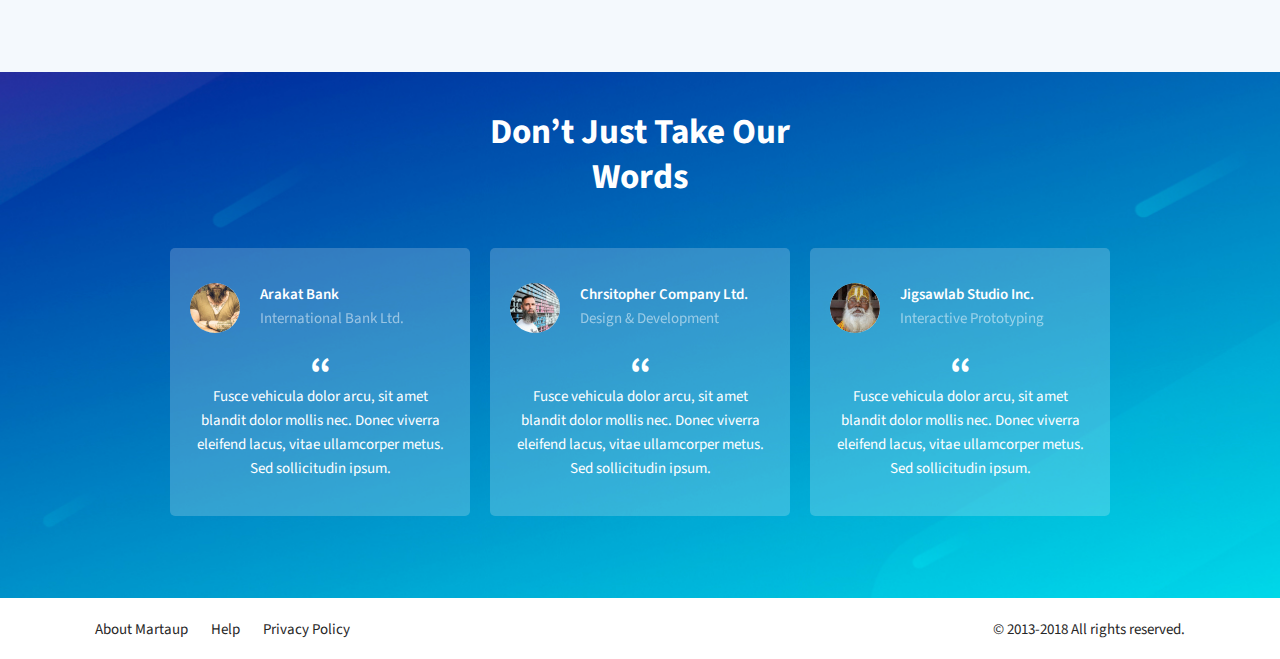
<file: MartUp/index.html>
<!DOCTYPE html>
<html lang="en">
<head>
  <meta charset="UTF-8">
  <meta name="viewport" content="width=device-width, initial-scale=1.0">
  <meta http-equiv="X-UA-Compatible" content="ie=edge">
  <title>MartUp</title>
  <link href="https://fonts.googleapis.com/css2?family=Source+Sans+Pro:wght@400;600;700&display=swap" rel="stylesheet">
  <link rel="stylesheet" href="css/reset.css">
  <link rel="stylesheet" href="css/slick.css">
  <link rel="stylesheet" href="css/style.css">
</head>
<body>
  <header class="header">
    <div class="container">
      <div class="header__top">
        <div class="logo">
          <a href="#">
            <img src="images/Logo.svg" alt="">
          </a>
        </div>
        <nav class="menu">
          <div class="menu__btn">
            <span></span>
          </div>
          <ul class="menu__list">
            <li><a href="#">Home</a></li>
            <li><a href="#">Work</a></li>
            <li><a href="#">About</a></li>
            <li><a href="#">Contact</a></li>
          </ul> 
        </nav>
        <div class="header-btn">
          <a class="login" href="#">login</a>
          <a class="sign-up" href="#">sign up</a>
        </div>
      </div>
      <div class="header-slider">
        <div class="header-slider__item">
          <div class="header-slider__item-content">
            <div class="header-slider__item-info">
              <h3 class="header-slider__title">
                We Build Apps & Websites
                for Your Business
              </h3>
              <div class="header-slider__description">
                For startups, For businesses & For you
              </div>
              <a class="header-slider__btn" href="#">Request a quote</a>
            </div>
            <div class="header-slider__item-images">
              <img src="images/slider-img.png" alt=""> 
            </div>
          </div>
        </div>
        <div class="header-slider__item">
          <div class="header-slider__item-content">
            <div class="header-slider__item-info">
              <h3 class="header-slider__title">
                We Build Apps & Websites
                for Your Business
              </h3>
              <div class="header-slider__description">
                For startups, For businesses & For you
              </div>
              <a class="header-slider__btn" href="#">Request a quote</a>
            </div>
            <div class="header-slider__item-images">
              <img src="images/slider-img.png" alt=""> 
            </div>
          </div>
        </div>
        <div class="header-slider__item">
          <div class="header-slider__item-content">
            <div class="header-slider__item-info">
              <h3 class="header-slider__title">
                We Build Apps & Websites
                for Your Business
              </h3>
              <div class="header-slider__description">
                For startups, For businesses & For you
              </div>
              <a class="header-slider__btn" href="#">Request a quote</a>
            </div>
            <div class="header-slider__item-images">
              <img src="images/slider-img.png" alt=""> 
            </div>
          </div>
        </div>
        <div class="header-slider__item">
          <div class="header-slider__item-content">
            <div class="header-slider__item-info">
              <h3 class="header-slider__title">
                We Build Apps & Websites
                for Your Business
              </h3>
              <div class="header-slider__description">
                For startups, For businesses & For you
              </div>
              <a class="header-slider__btn" href="#">Request a quote</a>
            </div>
            <div class="header-slider__item-images">
              <img src="images/slider-img.png" alt=""> 
            </div>
          </div>
        </div>
        <div class="header-slider__item">
          <div class="header-slider__item-content">
            <div class="header-slider__item-info">
              <h3 class="header-slider__title">
                We Build Apps & Websites
                for Your Business
              </h3>
              <div class="header-slider__description">
                For startups, For businesses & For you
              </div>
              <a class="header-slider__btn" href="#">Request a quote</a>
            </div>
            <div class="header-slider__item-images">
              <img src="images/slider-img.png" alt=""> 
            </div>
          </div>
        </div>
      </div>
    </div>
  </header>

  <section class="specialised">
    <div class="container">
      <div class="specialised__title title">
        We are specialised in
      </div>
      <div class="specialised__items">
        <div class="specialised__item">
           <img class="specialised__item-img" src="images/special-1.svg" alt="" >
           <div class="specialised__item-title">
             UI/UX Design
           </div>
           <div class="specialised__item-text">
             In hac habitasse platea dictumstmus adipiscing fermentum quam volutpat aliquam. Integer cilisis tristique.
           </div>
        </div>
        <div class="specialised__item">
          <img class="specialised__item-img" src="images/special-2.svg" alt="" >
          <div class="specialised__item-title">
            Web Development
          </div>
          <div class="specialised__item-text">
            In hac habitasse platea dictumstmus adipiscing fermentum quam volutpat aliquam. Integer cilisis tristique.
          </div>
        </div>
        <div class="specialised__item">
          <img class="specialised__item-img" src="images/special-3.svg" alt="" >
          <div class="specialised__item-title">
            App Development
          </div>
          <div class="specialised__item-text">
            In hac habitasse platea dictumstmus adipiscing fermentum quam volutpat aliquam. Integer cilisis tristique.
          </div>
        </div>
      </div>
    </div>
  </section>

  <section class="advantages">
    <div class="container">
      <div class="advantages-box">
        <div class="advantages-box__info">
          <div class="advantages-box__title">
            Experienced Designers &
            Developers
          </div>
          <div class="advantages-box__text">
            <p>
              Nam dapibus nisl vitae elit fringilla rutrum. Aenean sollicitudin, erat a elementum rutrum, neque sem pretium metus, quis mollis nisl nunc et massa.
            </p>
            <p>
              Vestibulum sed metus in lorem tristique ullamcorper id vitae erat.
            </p>
          </div>
        </div>
        <div class="advantages-box__images">
          <img src="images/advantages-1.png" alt="">
        </div>
      </div>
      <div class="advantages-box advantages-box--right ">
        <div class="advantages-box__info">
          <div class="advantages-box__title">
            Information Architect &
            Visual Prototyping
          </div>
          <div class="advantages-box__text">
            <p>
              Nam dapibus nisl vitae elit fringilla rutrum. Aenean sollicitudin, erat a elementum rutrum, neque sem pretium metus, quis mollis nisl nunc et massa.
            </p>
            <p>
              Vestibulum sed metus in lorem tristique ullamcorper id vitae erat. Nulla mollis sapien sollicitudin lacinia lacinia. Nam dapibus nisl vitae elit fringilla rutrum. Aenean sollicitudin, erat a elementum rutrum, neque sem pretium metus, quis mollis nisl nunc et massa
            </p>
          </div>
        </div>
        <div class="advantages-box__images">
          <img src="images/advantages-2.png" alt="">
        </div>
      </div>
      <div class="advantages-box">
        <div class="advantages-box__info advantages-box__info--bg">
          <div class="advantages-box__title">
            Idea Generation &
            Foundation
          </div>
          <div class="advantages-box__text">
            <p>
              Nam dapibus nisl vitae elit fringilla rutrum. Aenean sollicitudin, erat a elementum rutrum, neque sem pretium metus, quis mollis nisl nunc et massa. Nam dapibus nisl vitae elit fringilla rutrum. Aenean sollicitudin, erat a elementum rutrum, neque sem pretium metus, quis mollis nisl nunc et massa
            </p>
          </div>
        </div>
        <div class="advantages-box__images">
          <img src="images/advantages-3.png" alt="">
        </div>
      </div>
    </div>
  </section>

  <section class="reviews">
    <div class="container">
      <div class="reviews__title title">Don’t Just Take Our Words</div>
      <div class="reviews__items">
        <div class="reviews__item">
          <div class="reviews__item-head">
            <img src="images/rev-1.jpg" alt="">
            <div class="reviews__item-info">
              <div class="reviews__item-name">
                Arakat Bank
              </div>
              <div class="reviews__item-position">
                International Bank Ltd.
              </div>
            </div>
          </div>
          <div class="reviews__item-text">
            Fusce vehicula dolor arcu, sit amet blandit dolor mollis nec. Donec viverra eleifend lacus, vitae ullamcorper metus. Sed sollicitudin ipsum.
          </div>
        </div>
        <div class="reviews__item">
          <div class="reviews__item-head">
            <img src="images/rev-2.jpg" alt="">
            <div class="reviews__item-info">
              <div class="reviews__item-name">
                Chrsitopher Company Ltd.
              </div>
              <div class="reviews__item-position">
                Design & Development
              </div>
            </div>
          </div>
          <div class="reviews__item-text">
            Fusce vehicula dolor arcu, sit amet blandit dolor mollis nec. Donec viverra eleifend lacus, vitae ullamcorper metus. Sed sollicitudin ipsum.
          </div>
        </div>
        <div class="reviews__item">
          <div class="reviews__item-head">
            <img src="images/rev-3.jpg" alt="">
            <div class="reviews__item-info">
              <div class="reviews__item-name">
                Jigsawlab Studio Inc.
              </div>
              <div class="reviews__item-position">
                Interactive Prototyping
              </div>
            </div>
          </div>
          <div class="reviews__item-text">
            Fusce vehicula dolor arcu, sit amet blandit dolor mollis nec. Donec viverra eleifend lacus, vitae ullamcorper metus. Sed sollicitudin ipsum.
          </div>
        </div>
      </div>
    </div>
  </section>

  <footer class="footer">
    <div class="container">
      <div class="footer__inner">
        <div class="footer__link">
          <a href="#">About Martaup</a>
          <a href="#">Help</a>
          <a href="#">Privacy Policy</a>
        </div>
        <div class="footer__copy">
          © 2013-2018 All rights reserved.
        </div>
      </div>
    </div>
  </footer>

  <script src="https://ajax.googleapis.com/ajax/libs/jquery/3.4.1/jquery.min.js"></script>
  <script src="js/slick.min.js"></script>
  <script src="js/main.js"></script>
</body>
</html>
</file>
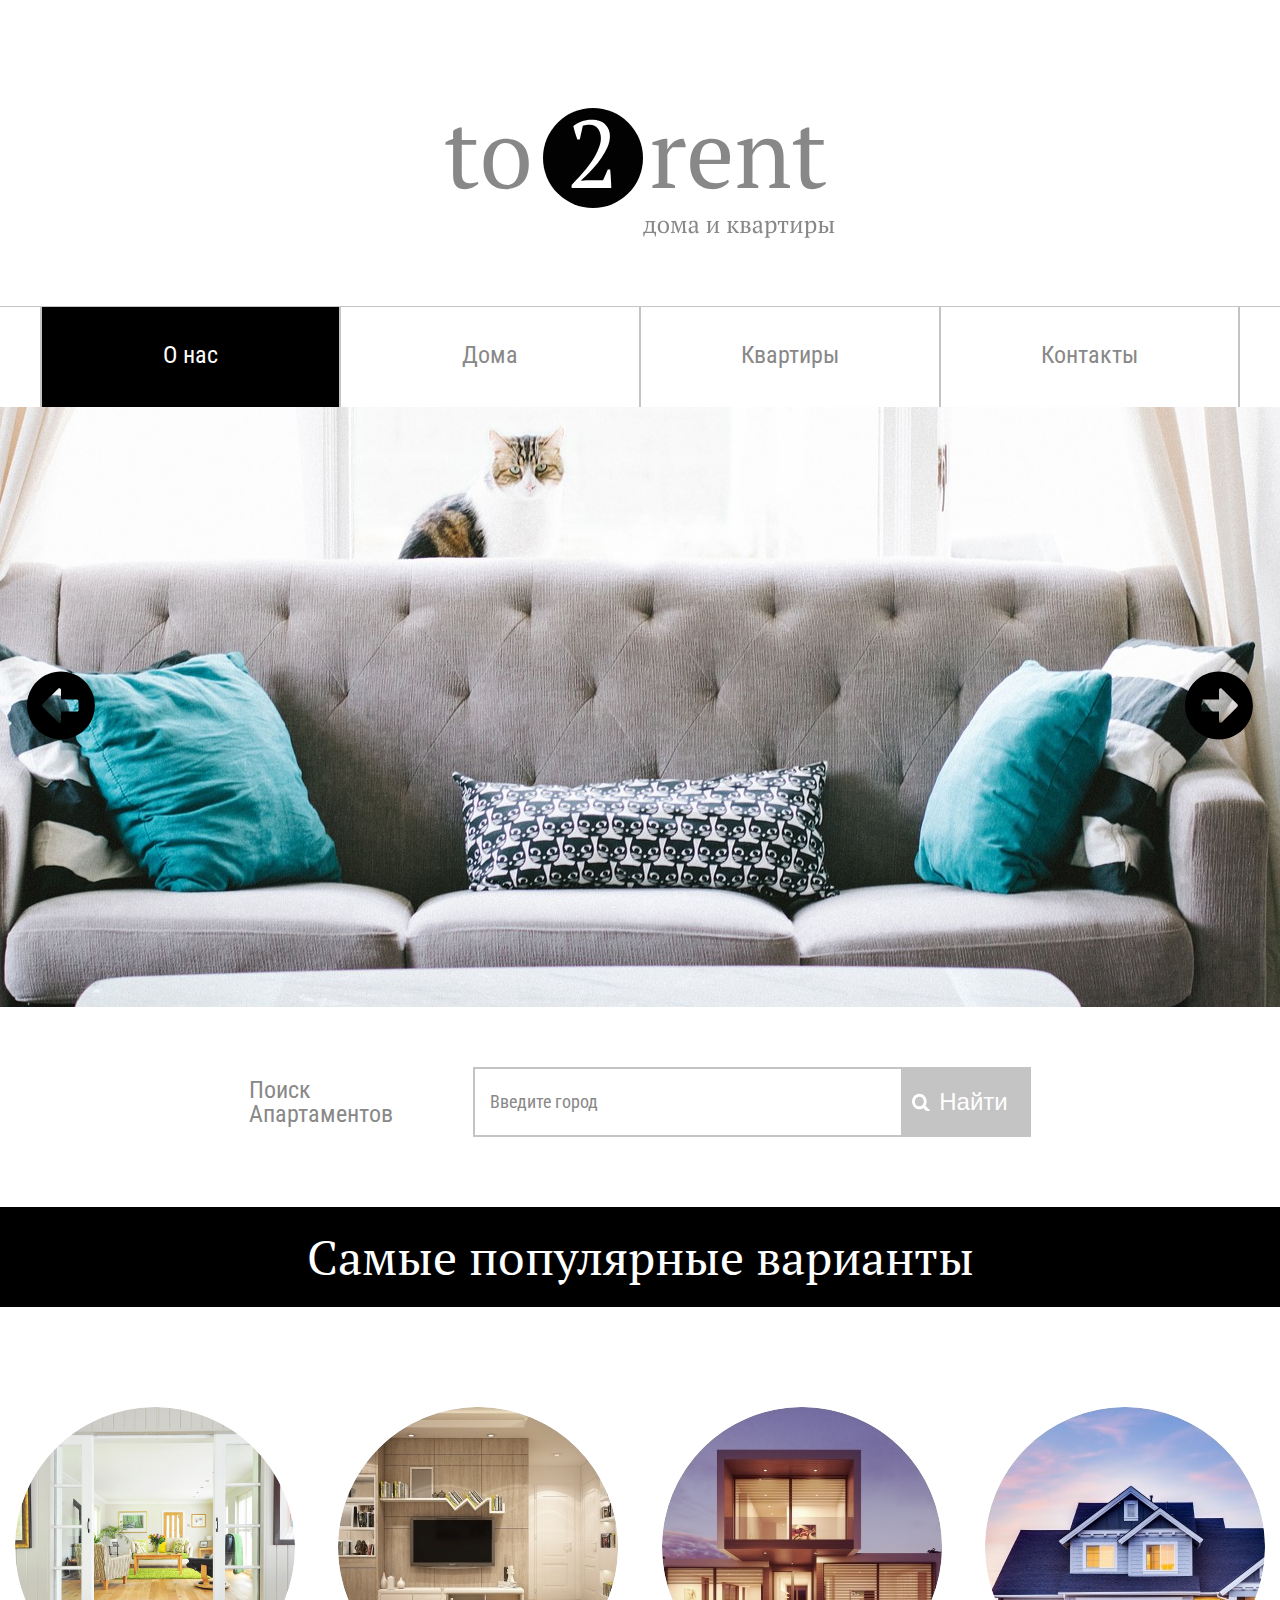
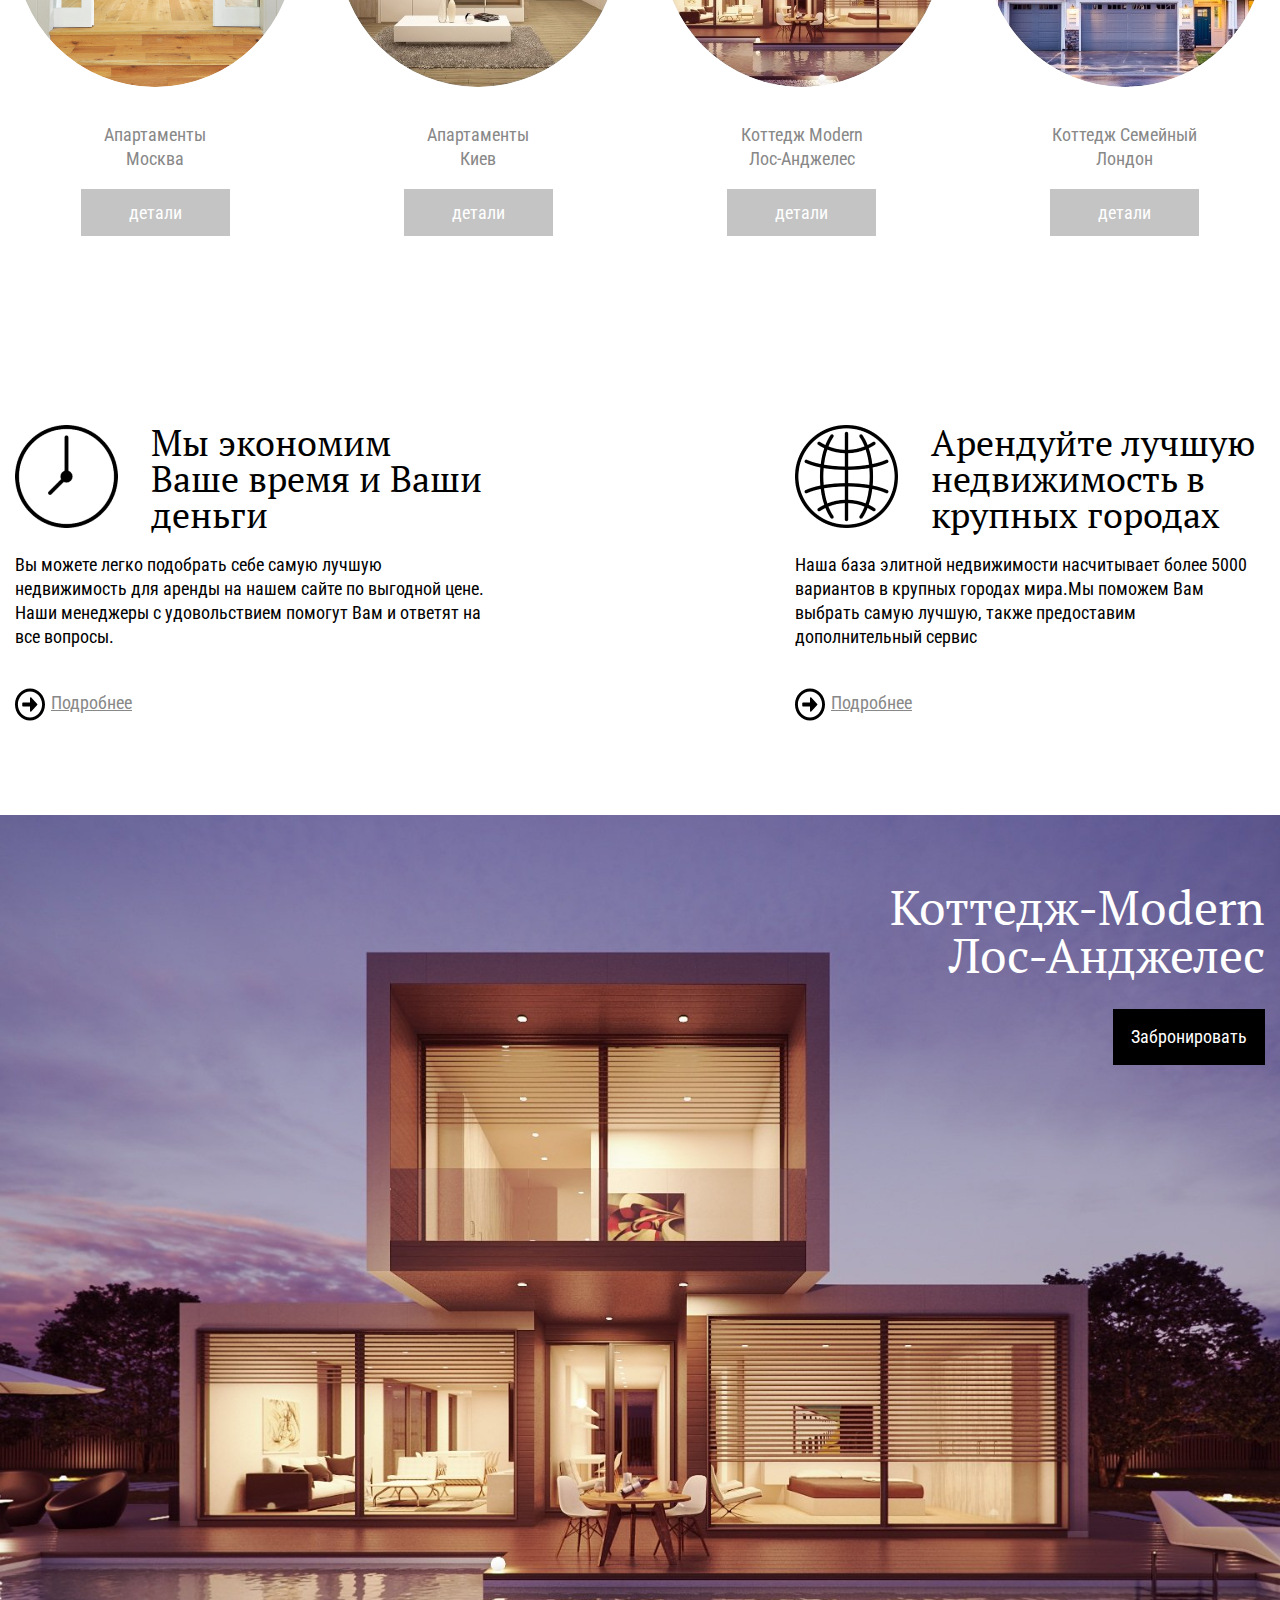
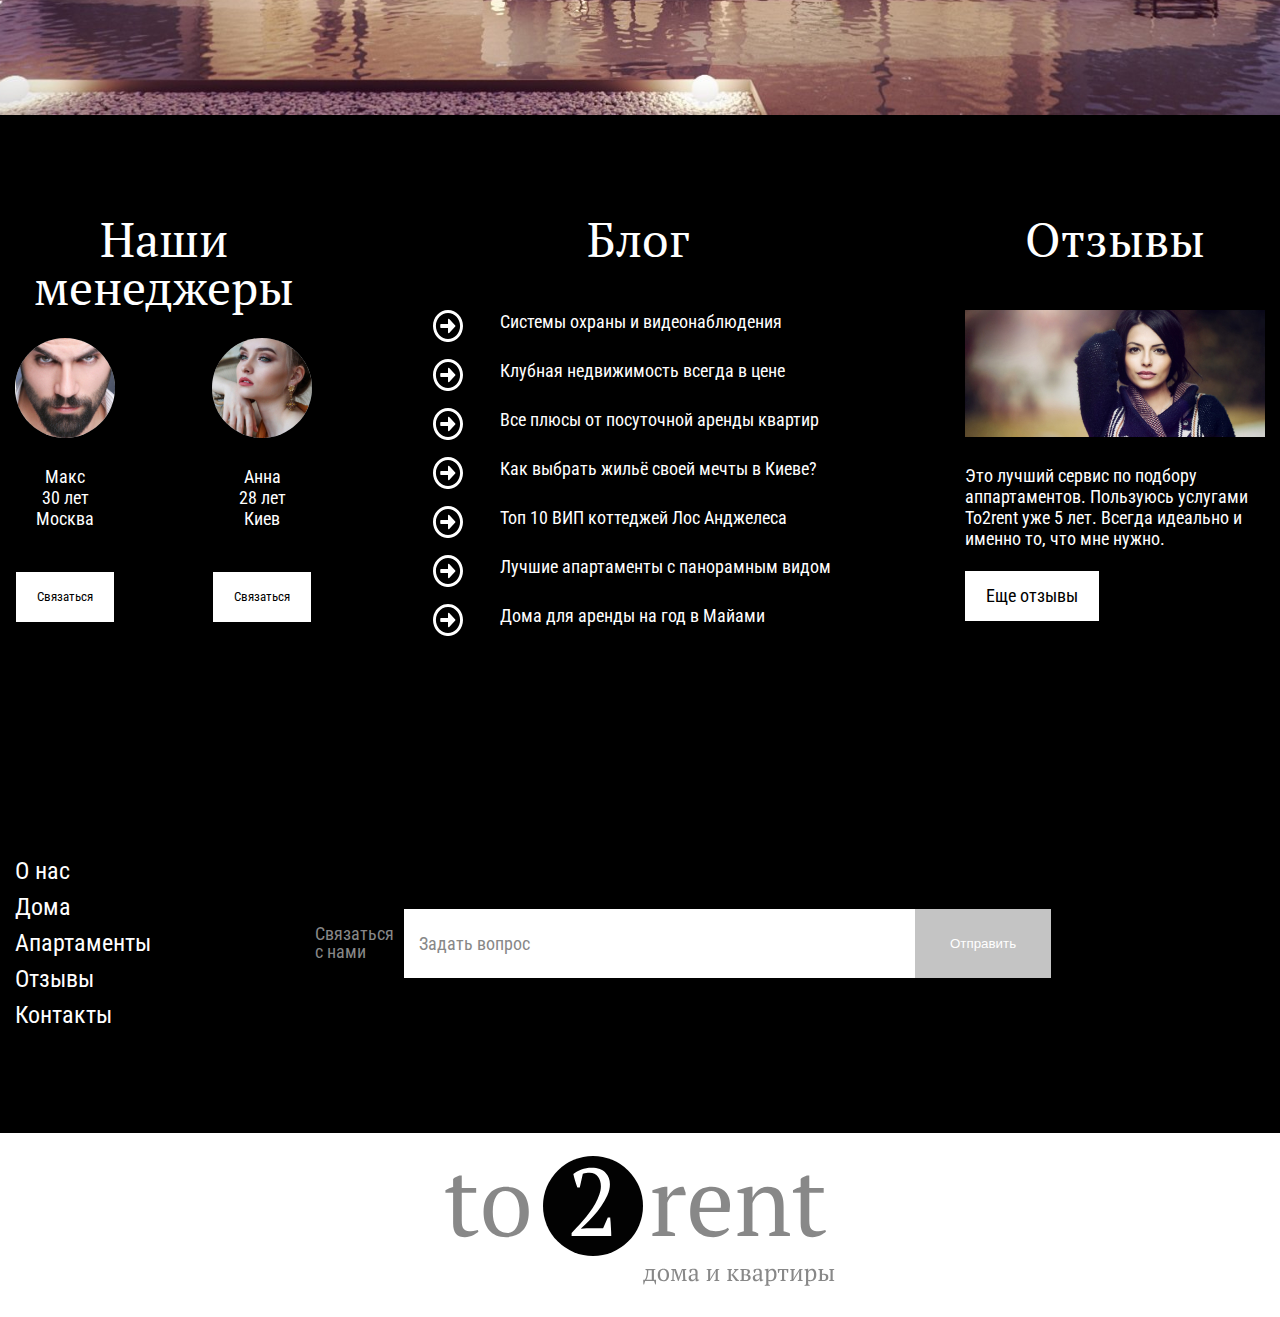
<file: T2rent/index.html>
<!DOCTYPE html>
<html lang="en">

<head>
  <meta charset="UTF-8">
  <meta name="viewport" content="width=device-width, initial-scale=1.0">
  <meta http-equiv="X-UA-Compatible" content="ie=edge">
  <title>Document</title>
  <link href="https://fonts.googleapis.com/css2?family=PT+Serif&family=Roboto+Condensed&display=swap​&subset=cyrillic"
    rel="stylesheet">
  <link rel="stylesheet" href="css/reset.css">
  <link rel="stylesheet" href="css/slick.css">
  <link rel="stylesheet" href="css/style.css">
</head>

<body>

  <header class="header">
    <div class="logo header__logo">
      
      <a class="logo__link" href="#">
        <img class="logo__link-img" src="images/logo.svg" alt="logo">
      </a>
    </div>
    <nav class="menu">
      <ul class="menu__list">
        <li class="menu__list-item">
          <a class="menu__list-link menu__list-link--active" href="#">О нас
          </a>
        </li>
        <li class="menu__list-item">
          <a class="menu__list-link" href="#">Дома</a>
        </li>
        <li class="menu__list-item">
          <a class="menu__list-link" href="#">Квартиры</a>
        </li>
        <li class="menu__list-item">
          <a class="menu__list-link" href="#">Контакты</a>
        </li>
      </ul>
    </nav>
  </header>

 <section class="slider">
    <div class="slider__item" style="background-image:url(images/slider-item.jpg);"></div>
    <div class="slider__item" style="background-image:url(images/slider-item.jpg);"></div>
    <div class="slider__item" style="background-image:url(images/slider-item.jpg);"></div>
  </section>

  <section class="search">
    <div class="search__inner">
      <form class="search__form">
        <label class="search__form-label">Поиск Апартаментов</label>
        <input class="search__form-input" type="text" placeholder="Введите город">
        <button class="search__form-btn" type="submit">Найти</button>
      </form>
    </div>
  </section>

    <section class="popular">
    <h3 class="popular__title">
      Самые популярные варианты
    </h3>
    <div class="container">
      <div class="popular__inner">
        <div class="popular_item">
          <img class="popular__img" src="images/popular-1.jpg" alt="">
          <h5 class="popular__item-title">Апартаменты <br> Москва</h5>
          <a class="popular__link" href="#">детали</a>
        </div>
        <div class="popular_item">
          <img class="popular__img" src="images/popular-2.jpg" alt="">
          <h5 class="popular__item-title">Апартаменты <br> Киев</h5>
          <a class="popular__link" href="#">детали</a>
        </div>
        <div class="popular_item">
          <img class="popular__img" src="images/popular-3.jpg" alt="">
          <h5 class="popular__item-title">Коттедж Modern <br> Лос-Анджелес</h5>
          <a class="popular__link" href="#">детали</a>
        </div>
        <div class="popular_item">
          <img class="popular__img" src="images/popular-4.jpg" alt="">
          <h5 class="popular__item-title">Коттедж Семейный <br> Лондон</h5>
          <a class="popular__link" href="#">детали</a>
        </div>
      </div>
    </div>
  </section>

  <section class="reason">
    <div class="container">
      <div class="reason__inner">
        <div class="reason__item">
          <h4 class="reason__title reason__title--icon-1">
            Мы экономим Ваше время и Ваши деньги
          </h4>
          <p class="reason__text">
            Вы можете легко подобрать себе самую лучшую недвижимость для аренды на нашем сайте по выгодной цене. Наши
            менеджеры с удовольствием помогут Вам и ответят на все вопросы.
          </p>
          <a class="reason__link" href="#">Подробнее
          </a>
        </div>
        <div class="reason__item">
          <h4 class="reason__title reason__title--icon-2">
            Арендуйте лучшую недвижимость в крупных городах
          </h4>
          <p class="reason__text">
            Наша база элитной недвижимости насчитывает более 5000 вариантов в крупных городах мира.Мы поможем Вам
            выбрать самую лучшую, также предоставим дополнительный сервис
          </p>
          <a class="reason__link" href="#">Подробнее
          </a>
        </div>
      </div>
    </div>
  </section>

  <section class="best" style="background-image: url(images/best.jpg);">
    <div class="container">
      <h3 class="best__title">
        Коттедж-Modern
        Лос-Анджелес
      </h3>
      <a class="best__link" href="#">Забронировать</a>
    </div>
  </section>
 
  <section class="about">
    <div class="container">
      <div class="about__inner">
        <div class="our-managers">
            <h4 class="our-managers__title about__title">
              Наши менеджеры
            </h4>
            <div class="our-managers__items">

              <div class="our-managers__item">
                <img class="our-managers__img" src="images/our-managers-1.jpg" alt="">
                <ul class="our-managers__list">
                  <li class="our-managers__name">Макс</li>
                  <li class="our-managers__age">30 лет</li>
                  <li class="our-managers__location">Москва</li>
                </ul>
                <button class="our-managers__btn">Связаться</button>
              </div>
              
              <div class="our-managers__item">
                <img class="our-managers__img" src="images/our-managers-2.jpg" alt="">
                <ul class="our-managers__list">
                  <li class="our-managers__name">Анна</li>
                  <li class="our-managers__age">28 лет</li>
                  <li class="our-managers__location">Киев</li>
                </ul>
                <button class="our-managers__btn">Связаться</button>
              </div>
            </div>
          </div>

          <div class="blog">
            <h4 class="about__title">
              Блог
            </h4>
            <ul class="blog__list">
              <li class="blog__item">
                <a class="blog__link" href="#">
                  Системы охраны и видеонаблюдения
                </a>
              </li>
              <li class="blog__item">
                <a class="blog__link" href="#">
                  Клубная недвижимость всегда в цене
                </a>
              </li>
              <li class="blog__item">
                <a class="blog__link" href="#">
                  Все плюсы от посуточной аренды квартир
                </a>
              </li>
              <li class="blog__item">
                <a class="blog__link" href="#">
                  Как выбрать жильё своей мечты в Киеве?
                </a>
              </li>
              <li class="blog__item">
                <a class="blog__link" href="#">
                  Топ 10 ВИП коттеджей Лос Анджелеса
                </a>
              </li>
              <li class="blog__item">
                <a class="blog__link" href="#">
                  Лучшие апартаменты с панорамным видом 
                </a>
              </li>
              <li class="blog__item">
                <a class="blog__link" href="#">
                  Дома для аренды на год в Майами
                </a>
            </ul>
          </div>

          <div class="reviews">
            <h4 class="about__title">
              Отзывы
            </h4>
            <img class="reviews__img" src="images/reviews.jpg" alt="">
            <p class="reviews__text">Это лучший сервис по подбору 
              аппартаментов. Пользуюсь услугами To2rent уже 5 лет.
              Всегда идеально и именно то, что мне нужно.
            </p>
            <a class="reviews__link" href="#">
              Еще отзывы
            </a>
          </div>
      </div>
    </div>
  </section>

  <footer class="footer">
    <div class="footer__top">
      <div class="container">
        <div class="footer__top-inner">
          <nav class="footer__menu">
          <ul class="footer__menu-list">
              <li class="footer__menu-item">
                <a class="footer__menu-link" href="#">
                  О нас
                </a>
              </li>
              <li class="footer__menu-item">
                <a class="footer__menu-link" href="#">
                  Дома
                </a>
              </li>
              <li class="footer__menu-item">
                <a class="footer__menu-link" href="#">
                  Апартаменты
                </a>
              </li>
              <li class="footer__menu-item">
                <a class="footer__menu-link" href="#">
                  Отзывы
                </a>
              </li>
              <li class="footer__menu-item">
                <a class="footer__menu-link" href="#">
                  Контакты
                </a>
              </li>
          </ul>
          </nav>
        <form class="footer__form">
          <label class="footer__form-label">Связаться <br> с нами</label>
          <input class="footer__form-input" type="text" placeholder="Задать вопрос">
          <button class="footer__form-btn" type="submit">Отправить</button>
        </form>
      </div>
      </div>
    </div>
    <div class="logo footer__logo">
      <a class="logo__link" href="#">
        <img class="logo__link-img" src="images/logo.svg" alt="logo">
      </a>
    </div>
  </footer>
  





  <script src="https://ajax.googleapis.com/ajax/libs/jquery/3.4.1/jquery.min.js"></script>
  <script src="js/slick.min.js"></script>
  <script src="js/main.js"></script>


</body>

</html>
</file>
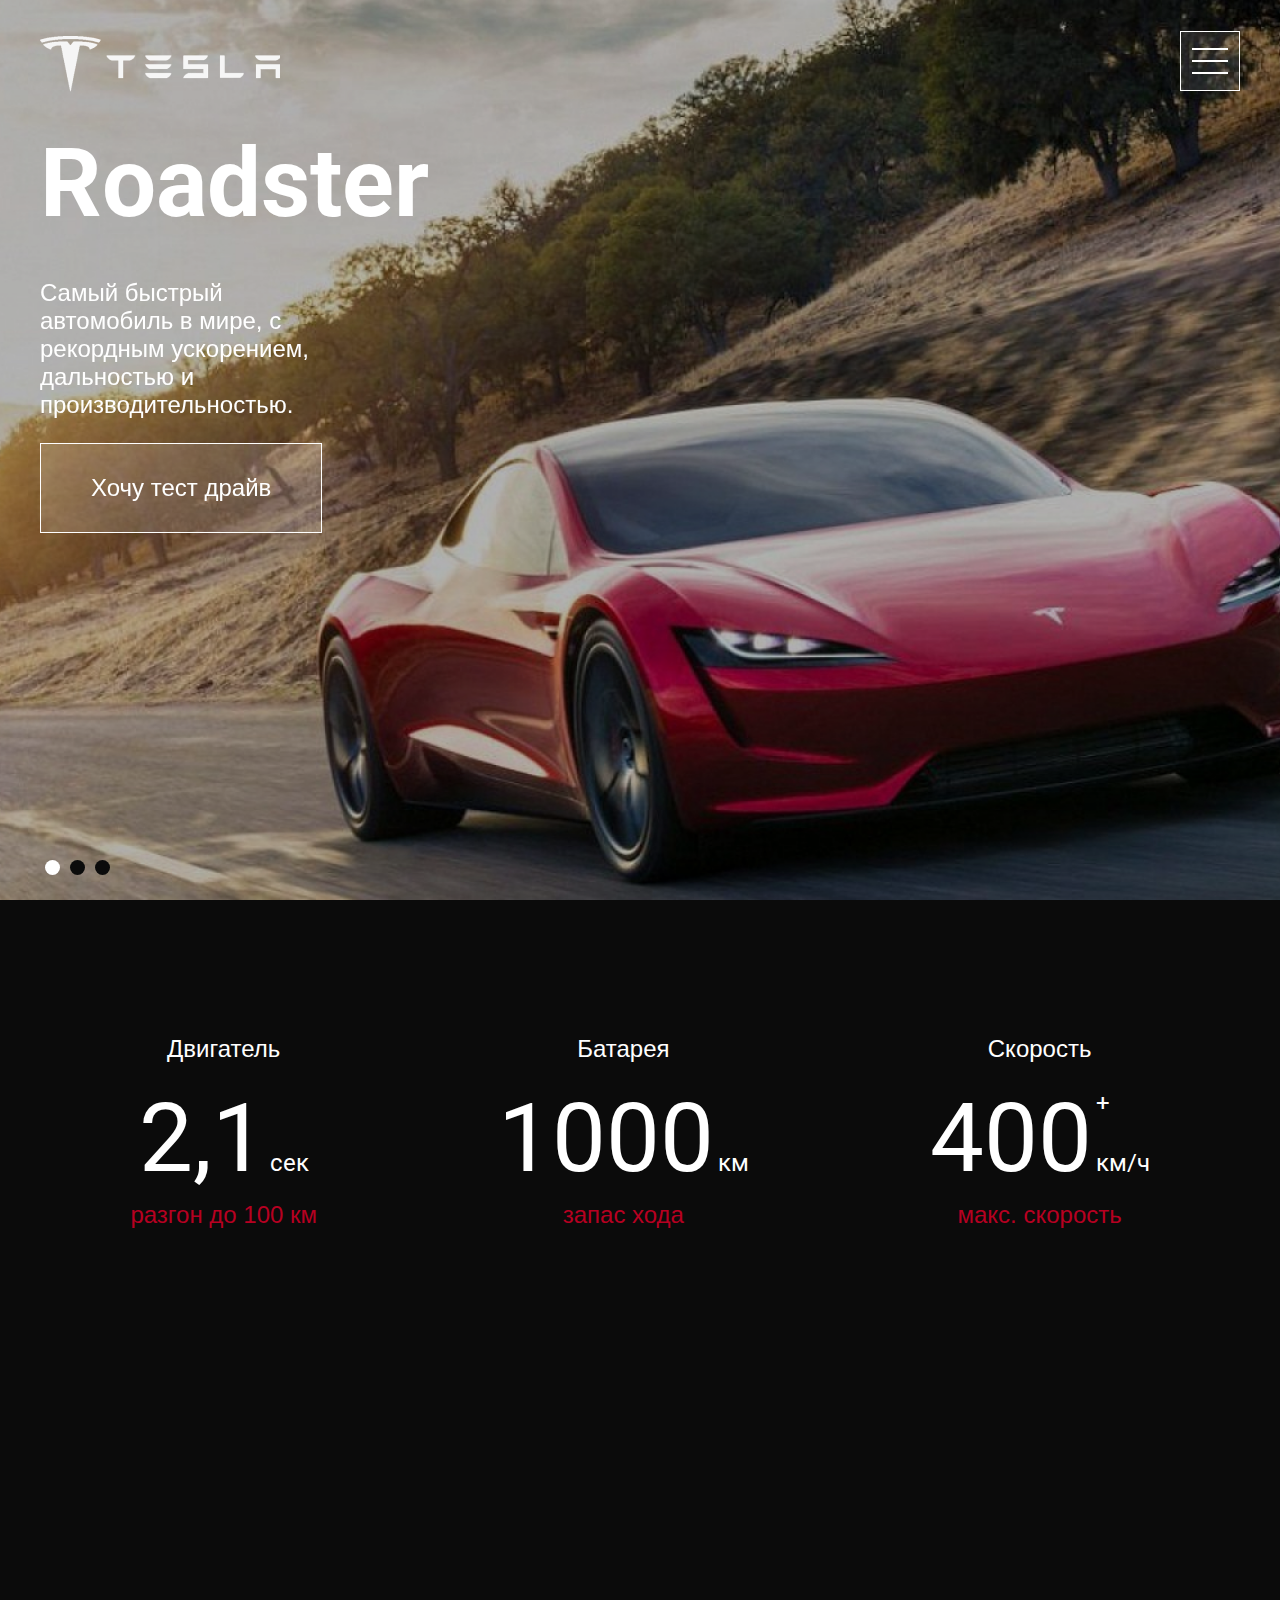
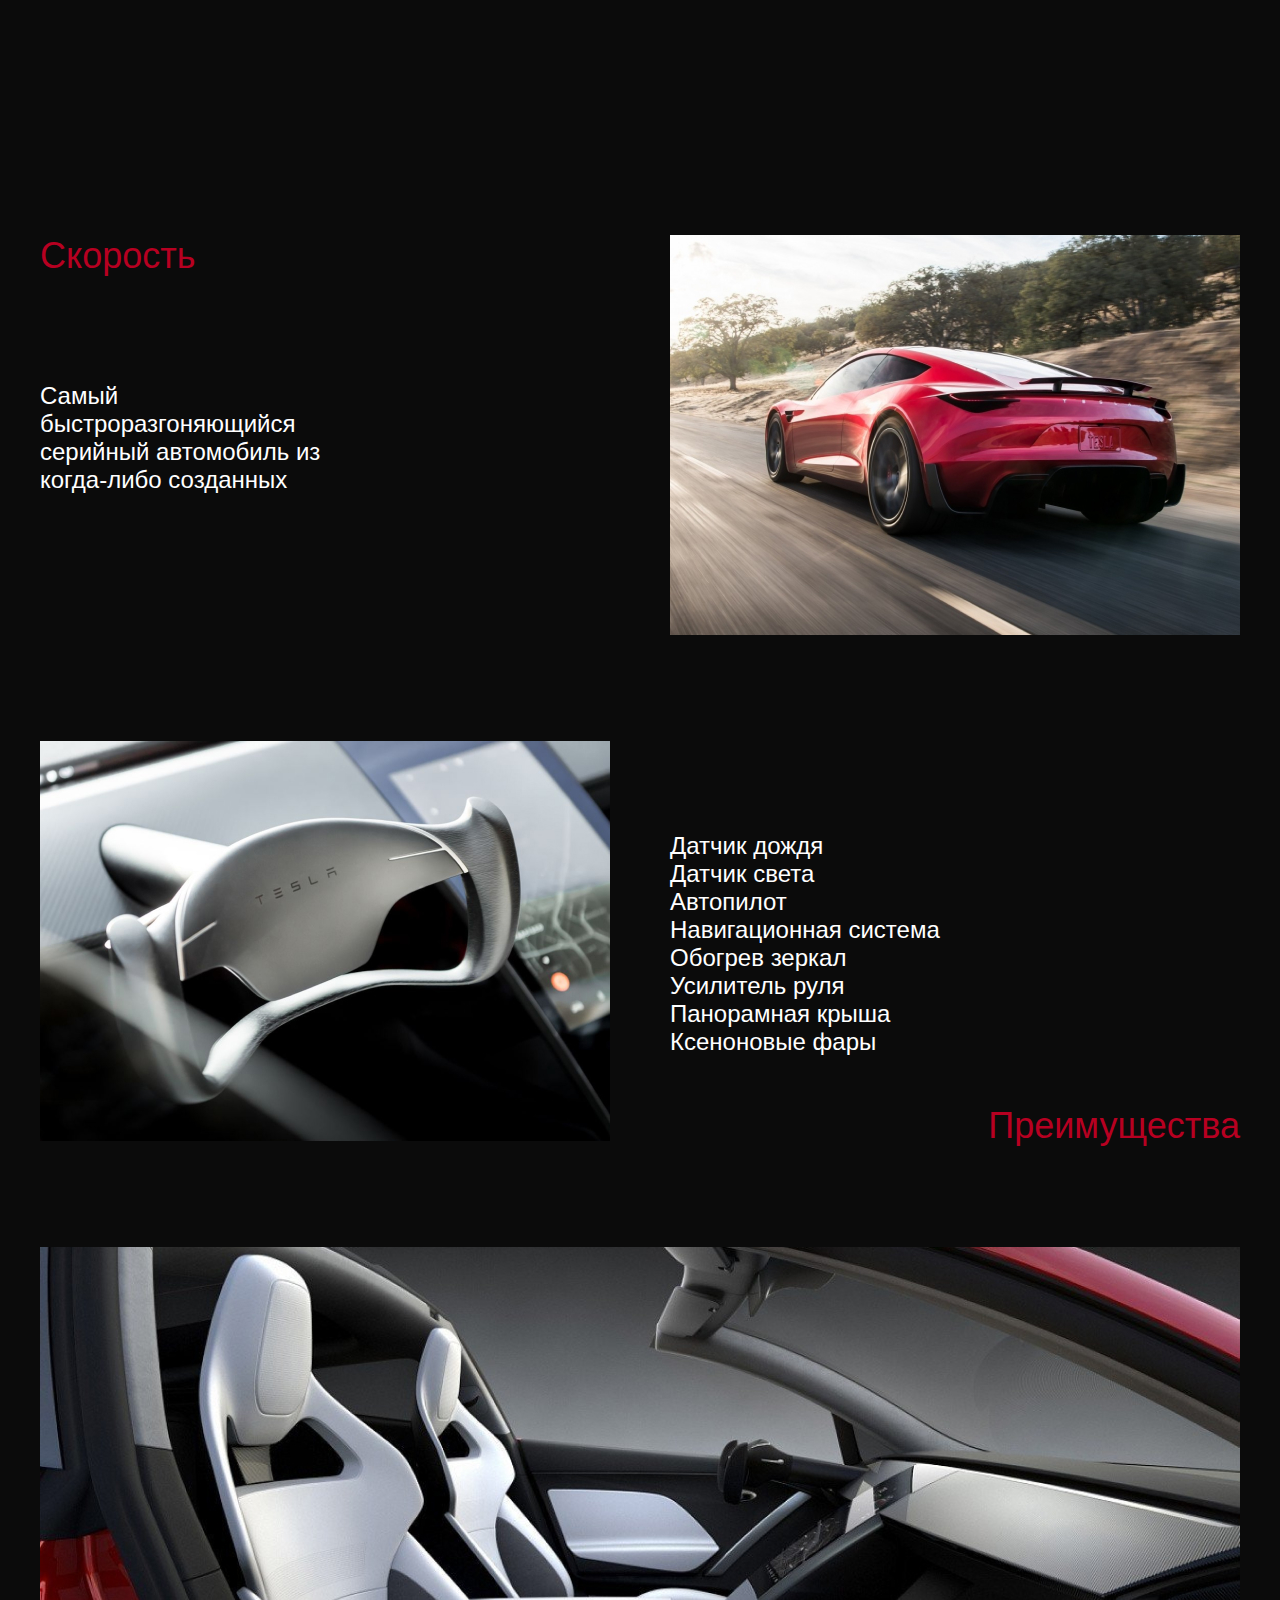
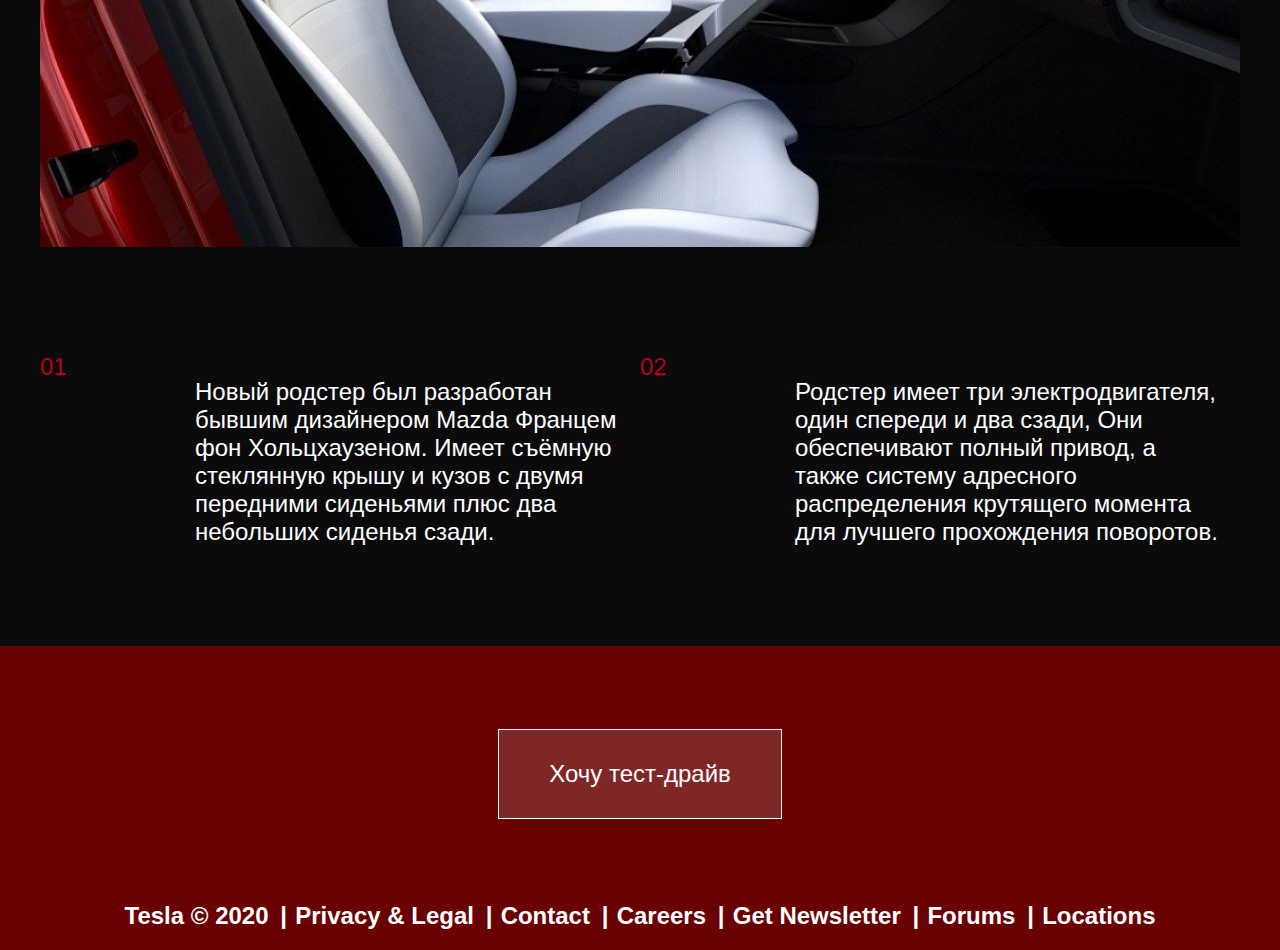
<file: Tesla/index.html>
<!DOCTYPE html>
<html lang="en">
<head>
  <meta charset="UTF-8">
  <meta name="viewport" content="width=device-width, initial-scale=1.0">
  <meta http-equiv="X-UA-Compatible" content="ie=edge">
  <title>Document</title>
  <link href="https://fonts.googleapis.com/css?family=Roboto&family=Roboto+Condensed:400,700&display=swap​&subset=cyrillic"
    rel="stylesheet">
  <link rel="stylesheet" href="css/reset.css">
  <link rel="stylesheet" href="css/slick.css">
  <link rel="stylesheet" href="css/style.css">
</head>
<body>
    <header class="header">
      <div class="container">
        <div class="header-top">
          <div class="logo">
            <a class="" href="#">
              <img src="images/logo.png" alt="">
            </a>
          </div>
          <div class="header-btn">
            <div></div>
            <div></div>
            <div></div> 
          </div>
        </div>
        <div class="header-content">
          <h1 class="header-content__title">
            Roadster
          </h1>
          <div class="header-content__text">
            Самый быстрый автомобиль в мире, с рекордным ускорением, дальностью и производительностью.
          </div>
          <a class="button" href="#">
            Хочу тест драйв
          </a>
        </div>
      </div>
    </header>
    <nav class="menu">
      <div class="container container-menu">
        <div class="close-btn"></div>
        <div class="menu__list">
          <ul>
            <li><a href="#">Узнать цену</a></li>
            <li><a href="#">Характеристики</a></li>
            <li><a href="#">Тест Драйв</a></li>
            <li><a href="#">Новости</a></li>
            <li><a href="#">Контакты</a></li>
          </ul>
        </div>
      </div>
    </nav>
    <sections class="slider-top">
      <div class="slider">
        <div class="slider-item" style="background-image: url(images/slide-1.jpg);"></div>
        <div class="slider-item" style="background-image: url(images/slide-2.jpg);"></div>
        <div class="slider-item" style="background-image: url(images/slide-3.jpg);"></div>
      </div>
    </sections> 
    <section class="statistics">
      <div class="container">
        <div class="statistics-items">
          <div class="statistics-item">
            <div class="statistics-item__title">
              Двигатель
            </div>
            <div class="statistics-item__num">
              2,1 <span>сек</span>
            </div>
            <div class="statistics-item__descr">
              разгон до 100 км
            </div>
          </div>
          <div class="statistics-item">
            <div class="statistics-item__title">
              Батарея
            </div>
            <div class="statistics-item__num">
              1000 <span> км</span>
            </div>
            <div class="statistics-item__descr">
              запас хода
            </div>
          </div>
          <div class="statistics-item">
            <div class="statistics-item__title">
              Скорость </div>
            <div class="statistics-item__num statistics-item__num--speed">
              400 <span>км/ч</span>
            </div>
            <div class="statistics-item__descr">
              макс. скорость
            </div>
          </div>
        </div>
      </div>
    </section>
    <section class="video">
      <div class="container">
        <iframe width="100%" height="400px" src="https://www.youtube.com/embed/tw4jkyfY4HE" frameborder="0" allow="accelerometer; autoplay; encrypted-media; gyroscope; picture-in-picture" allowfullscreen>
        </iframe>
      </div>
    </section>
    <section class="advantages">
      <div class="container">
        <div class="advantages-inner">
          <div class="advantages-inner__row">
            <div class="advantages-descr">
              <div class="advantages__title">Скорость</div>
              <div class="advantages__text">Самый 
                быстроразгоняющийся 
                серийный автомобиль 
                из когда-либо созданных
              </div>
            </div>
            <div class="advantages__img">
              <img src="images/advantages-1.jpg" alt="">
            </div>
          </div>
          <div class="advantages-inner__row advantages-inner__row--mobile">
            <div class="advantages__img">
              <img src="images/advantages-2.jpg" alt="">
            </div>
            <div class="advantages-descr">
              <div class="advantages__text">
                <ul>
                  <li>Датчик дождя</li>
                  <li>Датчик света</li>
                  <li>Автопилот</li>
                  <li>Навигационная система</li>
                  <li>Обогрев зеркал</li>
                  <li>Усилитель руля</li>
                  <li>Панорамная крыша</li>
                  <li>Ксеноновые фары</li>
                </ul>
              </div>
              <div class="advantages__title advantages__title--bottom">
                Преимущества
              </div>
            </div>
          </div>
        </div>
      </div>
    </section>
    <section class="design">
      <div class="container">
        <div class="design__images">
          <img src="images/design.jpg" alt="">
        </div>
        <div class="design-row">
          <div class="design-row__item">
            <div class="design-row__item-num">01</div>
            <div class="design-row__item-text">
              Новый родстер был разработан бывшим дизайнером Mazda Францем фон Хольцхаузеном. 
              Имеет съёмную стеклянную крышу и кузов с двумя передними сиденьями плюс два небольших сиденья сзади.
            </div>
          </div>
          <div class="design-row__item">
            <div class="design-row__item-num">02</div>
            <div class="design-row__item-text">
              Родстер имеет три электродвигателя, один спереди и два сзади, 
              Они обеспечивают полный привод, а также систему адресного распределения крутящего момента для лучшего прохождения поворотов.
            </div>
          </div>
        </div>
      </div>
    </section> 
    <footer class="footer">
      <div class="container">
        <div class="footer-btn">
          <a class="button" href="#">
            Хочу тест-драйв
          </a>
        </div>
        <div class="footer-copy">
          <ul>
            <li>Tesla © 2020</li>
            <li><a href="#">Privacy & Legal</a></li>
            <li><a href="#">Contact</a></li>
            <li><a href="#">Careers</a></li>
            <li><a href="#">Get Newsletter</a></li>
            <li><a href="#">Forums</a></li>
            <li><a href="#">Locations</a></li>
          </ul>
        </div>
      </div>
    </footer>

    <script src="https://ajax.googleapis.com/ajax/libs/jquery/3.4.1/jquery.min.js"></script>
  <script src="js/slick.min.js"></script>
  <script src="js/main.js"></script>
</body>
</html>
</file>
<file: Car_Rent/css/style.css>
html{
    box-sizing: border-box;
}

*,
*::after,
*::before{
    box-sizing: inherit;
}

a{
    text-decoration: none;
}

.container{
  max-width: 1220px;
  padding: 0 10px;
  margin: 0 auto;
}

body{
    color: #1B1818;
    font-weight: 400;
    font-size: 16px;
    line-height: 19px;
    font-family: 'Roboto Condensed', sans-serif;
}

.header{
    background-color: #332208;
}

.header__inner{
    display: flex;
    justify-content: space-between;
    align-items: center;
    height: 100px;
    width: 100%;
    }

.menu__list {
    display: flex;
}

.menu__item {
    margin: 0 15px;
}

.menu__list-link{
    text-transform: uppercase;
    color: #fefefe;
    font-size: 18px;
    line-height: 21px;
    padding-bottom: 5px;
    transition: all .5s;
    border-bottom: 1px solid transparent;
}
.menu__list-link:hover{
    border-bottom: 1px solid #fefefe;
}
.phone{
    color: #fefefe;
    font-size: 18px;
    line-height: 21px;
}

.top{
    padding-bottom: 100px;
}

.top__heading{
    display: flex;
    padding: 50px 0 30px;
}

.top__content{
    text-align: center;
    padding-top: 90px;
    width: 50%;
}

.top__title{
    font-family: 'Fira Sans', sans-serif;
    font-weight: 500;
    font-size: 48px;
    line-height: 58px;
    margin: 0 auto 20px;
    max-width: 450px;
}

.top__text{
    font-size: 24px;
    line-height: 28px;
    margin: 0 auto 50px;
    max-width: 470px;
}

.aplication__btn{
    text-transform: uppercase;
    color: #fefefe;
    background: #c5ac2d;
    padding: 16px 19px 15px;
    transition: all .5s;
    border: 1px solid transparent;
    display: inline-block;
}

.aplication__btn:hover{
    border: 1px solid #c5ac2d;
    color: #c5ac2d;
    background: #fefefe;
}

.top__slider{
    width: 50%;
}

.top__slider .slick-dots{
    position: absolute;
    right: 0;
    top: 50%;
    transform: translateY(-50%);
}

.slick-dots{
    list-style: none;
    text-align: center;
}

.slick-dots button{
    font-size: 0;
    width: 8px;
    height: 8px;
    background-color: #332208;
    border: none;
    border-radius: 50%;
    padding: 0;
}

.slick-active button{
    width: 16px;
    height: 16px;
}
.top__slider-text{
    font-family: 'Fira Sans', sans-serif;
    font-weight: 500;
    padding-right: 100px;
    text-align: right;
}

.top__slider-text span + span{
    padding-left: 12px;
}

.top__bottom{
    display: flex;
    align-items: flex-end;
    justify-content: space-between;
}

.top__items{
    width: 50%;
    display: flex;
    justify-content: space-around;
}
.top__item{
    border: 1px solid #1b1818;
    padding: 10px;
    width: 150px;
    height: 150px;
    display: flex;
    flex-direction: column;
    align-items: center;
    justify-content: space-around;
    text-align: center;
    box-shadow: 0px 4px 4px rgba(0, 0, 0, 0.25);
    cursor: pointer;
    transition: all .5s;
}

.top__item:hover{
    transform: scale(1.25);
}

.top__links{
    padding-right: 80px;
}

.top__link{
    color: #1b1818;
    border-bottom: 1px solid #1b1818;
}

.top__link + .top__link{
    margin-left: 20px;
}

.rent {
    padding: 100px 0;
}

.rent__inner {
    min-height: 350px;
    display: flex;
    justify-content: space-between;
}

.rent__content {
    width: 300px;
}

.rent__title {
    font-size: 24px;
    line-height: 29px;
    font-family: 'Fira Sans', sans-serif;
    font-weight: 500;
    margin-bottom: 30px;
}

.rent__text {
    margin-bottom: 20px;
}

.rent__text + .rent__text{
    margin-bottom: 40px;
}

.rent__item {
    border: 1px solid #332208;
    width: 250px;
    min-height: 350px;
    padding: 0 35px 20px;
    text-align: center;
    display: flex;
    flex-direction: column;
    justify-content: space-around;
}

.rent__item-num {
    font-family: 'Fira Sans', sans-serif;
    font-weight: 500;
    font-size: 96px;
    line-height: 115px;
    opacity: 0.05;
}

.rent__item-title {
    font-family: 'Fira Sans', sans-serif;
    font-weight: 500;
    font-size: 18px;
    line-height: 22px;
    margin: auto 0;
}

.benefits {
    padding: 100px 0;
}

.benefits__title {
    font-family: 'Fira Sans', sans-serif;
    font-weight: 500;
    font-size: 24px;
    line-height: 29px;
    margin-bottom: 50px;
}

.benefits__items {
    display: flex;
    justify-content: space-between;
    align-items: center;
}

.benefits__list {
    width: 300px;
    list-style: none;
}

.benefits__list-item {
    margin-bottom: 27px;
    padding-right: 26px;
    position: relative;
    text-align: right;
}

.benefits__list-item::after{
    position: absolute;
    content: "";
    width: 16px;
    height: 16px;
    border-radius: 50%;
    background: #332208;
    right: 0;
    top: 3px;
} 

.benefits__list-item:nth-child(1),
.benefits__list-item:nth-child(7){
    margin-right: 10px;
}

.benefits__list-item:nth-child(2),
.benefits__list-item:nth-child(6){
    margin-right: 60px;
}

.benefits__list-item:nth-child(3),
.benefits__list-item:nth-child(5){
    margin-right: 110px;
}

.benefits__list-item:nth-child(4){
    margin-right: 155px;
}

.benefits__content {
    width: 300px;
    text-align: right;
}

.benefits__text {
    margin-bottom: 30px;
    text-align: right;
}

.benefits__text + .benefits__text{
    width: 267px;
    margin-left: auto;
}

.video-popup {
    background-color: #c5ac2d;
    text-transform: uppercase;
    color: #fefefe;
    padding: 6px 34px 6px 64px;
    text-align: center;
    display: inline-block;
    position: relative;
}

.video-popup::before {
    content: "";
    position: absolute;
    width: 25px;
    height: 25px;
    background-image:
    url('../images/video-btn.svg');
    top: 12px;
    left: 34px;
}

.reviews{
    padding: 100px 0;
    background: #332208;
    color: #fefefe;

}

.reviews__title {
    font-family: 'Fira Sans', sans-serif;
    font-weight: 500;
    font-size: 24px;
    line-height: 29px;
    margin-bottom: 70px;
}

.slick-initialized .reviews__item{
    display: flex;
}

.reviews__item {
    border: 1px solid #c5ac2d;
    padding: 45px 30px;
    flex-direction: column;
    justify-content: space-between;
    width: 270px;
    min-height: 300px;
    text-align: center;
    margin-right: 30px;
    margin-left: 1;
}

.reviews__item-name {
    font-family: 'Fira Sans', sans-serif;
    font-weight: 500;
    font-size: 24px;
    line-height: 29px;
}

.reviews__slider .slick-dots button{
    background-color: #c5ac2d;
}

.reviews__slider .slick-dots{
    display: flex;
    align-items: center;
    justify-content: center;
    margin-top: 35px;
}

.reviews__slider button{
    margin: 0 5px;
    line-height: 12px;
}

.feedback {
    padding: 100px 0;
}

.feedback__inner {
    display: flex;
    align-items: center;
}

.feedback__images {
    width: 50%;
}

.feedback__form {
    width: 415px;
    margin: 0 auto;
}

.feedback__title {
    font-family: 'Fira Sans', sans-serif;
    font-weight: 500;
    font-size: 24px;
    line-height: 29px;
    margin-bottom: 5px;
}

.feedback__text {
    margin-bottom: 30px;
}

.feedback__input {
    display: block;
    padding: 20px 0;
    width: 100%;
    border: none;
    border-bottom: 1px solid rgba(0, 0, 0, .1);
}

.feedback__input::placeholder{
    font-size: 16px;
    line-height: 19px;
    color: #1B1818;
    font-family: 'Roboto Condensed', sans-serif;
    font-weight: 400;
}

.feedback__btn{
    text-transform: uppercase;
    color: #fefefe;
    background-color: #c5ac2d;
    border: 1px solid transparent;
    display: inline-block;
    padding: 16px 36px 15px;
    margin-top: 50px;
    font-family: 'Roboto Condensed', sans-serif;
    font-weight: 400;
    font-weight: 16px;
    line-height: 19px;
    cursor: pointer;
    transition: all .5s;
}

.feedback__btn:hover{
    border: 1px solid #c5ac2d;
    color: #c5ac2d;
    background: #fefefe;
}

.footer {
    padding: 100px 0 24px;
    background-color: #332208;
}

.footer__top {
    display: flex;
    justify-content: space-between;
    align-items: center;
    margin-bottom: 21px;
}

.footer__social {
    list-style: none;
    display: flex;
    justify-content: center;
    align-items: center;
}

.footer__social-link {
    margin: 0 15px;
}

.menu__btn{
    display: none;
}

@media(max-width: 1250px){
    .benefits__images {
        width: 40%;
    }
}

@media(max-width: 1140px){
    .rent__inner{
        flex-wrap: wrap;
        justify-content: space-around;
    }
    .rent__content{
        width: 100%;
        margin-bottom: 30px;
    }
}

@media(max-width: 1000px){
    .top__heading{
        display: block;
    }
    .top__content{
        width: 100%;
        padding-top: 30px;
    }
    .top__slider{
        width: 100%;
    }
    .top__bottom{
        display: block;
    }
    .top__links{
        padding-right: 0; 
        padding-top: 50px;
        text-align: center;
    }
    .top__items{
        width: 100%;
    }
    .benefits__content{
        width: 100%;
        margin-top: 30px;
    }
    .benefits__items{
        flex-wrap: wrap;
        justify-content: space-around;
    }
    .benefits__text + .benefits__text {
        width: 100%;
    }
    .footer .menu{
        display: none;
    }
}

@media(max-width: 860px){
    .footer .menu{
        display: none;
    }
    .menu{
        order: 1;
    }
    .menu__btn{
        order: 1;
    }    
    .menu__list{
        display: block;
        position: absolute;
        top: 100px;
        left: 0;
        background-color: #332208;
        right: 0;
        text-align: center;
        padding: 20px 0;
        transform: translateY(-500px);
        transition: all .5s;
    }
    .menu__list.menu__list--active{
        transform: translateY(0);
    }
    .menu__list-link{
        padding: 20px 0;
        display: block;
    }
    .menu__btn{
        display: block;
        width: 35px;
        height: 24px;
        border: none;
        cursor: pointer;
        border-top: 2px solid #fefefe;
        border-bottom: 2px solid #fefefe;
        background-color: transparent;
        position: relative;
    }
    .menu__btn::before{
        content: "";
        position: absolute;
        width: 35px;
        height: 2px;
        background-color: #fefefe;
        left: 0;
        top: 9px;
    }
    .rent__item{
        margin: 30px;
    }
    .feedback__images{
        display: none;
    }
    .footer,
    .top,
    .feedback,
    .reviews,
    .benefits,
    .rent{
        padding: 50px 0;
    }
}

@media(max-width: 650px){
    .rent__item{
        width: 100%;
        max-height: 245px;
    }
    .rent__item-title{
        margin-bottom: 20px;
    }
    .rent__content{
        text-align: center;
    }
}

@media(max-width: 525px){
    .top__items{
       flex-wrap: wrap;
    } 
    .top__item{
        margin: 20px;
    } 
    .top__slider-text{
        padding-right: 0;
    }
    .benefits__images {
        width: 70%;
    }
    .benefits__list{
        width: 100%;
    }
    .benefits__list-item{
        text-align:left;
        margin-right: 0;
        padding-right: 0;
        padding-left: 26px;
    }
    .benefits__list-item::after{
        right: auto;
        left: 0;
    }
    .benefits__list-item:nth-child(4){
        margin-right: 0;
    }
}

@media(max-width: 450px){
    .footer__top{
        flex-direction: column;
        align-items: center;
    }
    .footer .phone{
        margin-top: 30px;
        display: inline-block;
    }
}

@media(max-width: 410px){
    .top__item{
        width: 100%;
    } 
    .top__links{
        text-align: center;
    }
    .top__link{
        margin: 10px 15px;
        display: inline-block;
    }
    .top__link + .top__link{
        margin-left: 0;
    }
    .top__slider-text{
        text-align: right;
    }
    .top__slider-text span {
        display: block;
        margin: 10px 0;
    }
    .rent__item{
        margin: 30px 0;
    }
}
</file>
<file: Green_Spots/css/style.css>
*,
*::after,
*::before{
    box-sizing: border-box;
}
a{
    text-decoration: none;
    color: #fff;
}
body{
    background-color: #fff;
    background-image: url(../images/Background_body.png);
    background-repeat: no-repeat;
    background-size: cover;
}
.container{
    max-width: 960px;
    margin: 0 auto;
    padding: 0 15px;
}
.header{
    margin-bottom: 110px;
}
.header__top{
    min-width: 300px;
    margin-top: 60px;
    width: 100%;
    height: 385px;
    background-image: url(../images/Header_bg.png);
    background-position: center;
    background-repeat: no-repeat;
    background-size: contain;
}
.header__top_img{
    display: flex;
    width: 100%;
    height: 385px;
    justify-content: center;
    align-items: center;
    position: relative;
}
.header__top_ipad {
    position: absolute;
    left: 265px;
    bottom: -5px;
}
.header__top_iphone_v{
    position: absolute;
    right: 220px;
    bottom: -5px;
}
.header__top_iphone_h{
    position: absolute;
    right: 285px;
    bottom: -12px;
}
.header__title{
    text-align: center;
    margin-top: 65px;
    font-family: 'Bebas Neue', cursive;
    font-size: 24px;
    line-height: 22px;
    color: #3a3a3a;
}
.title{
    text-align: center;
    margin-top: 65px;
    font-family: 'Bebas Neue', cursive;
    font-size: 24px;
    line-height: 22px;
    color: #3a3a3a;
}
.title span{
    color: #8cb53c;
}
.header__bottom{
    margin-top: 40px;
    width: 100%;
    display: flex;
    justify-content: space-between;
}
.header__bottom__btn{
    display: flex;
    width: 280px;
}
.purchase_btn{
    padding: 10px 21px 28px 21px;
    height: 35px;
    width: 145px;
    background-color: #8cb53c;
    color: #FFF;
    border-radius: 4px;
    margin-right: 10px;
    text-shadow: 1px 1px 2px #000;
    font-family: 'Roboto Condensed', sans-serif;
    font-weight: 700;
    font-size: 13px;
    line-height: 20px;
}
.vd_btn {
    padding: 10px 21px 28px 21px;
    height: 35px;
    width: 115px;
    background-color: #8cb53c;
    color: #FFF;
    border-radius: 4px;
    margin-right: 10px;
    text-shadow: 1px 1px 2px #000;
    font-family: 'Roboto Condensed', sans-serif;
    font-weight: 700;
    font-size: 13px;
    line-height: 20px;
}
.header__bottom__text{
    margin-left: 65px;
    width: 65%;
    font-size: 14px;
    line-height: 18px;
    font-family: 'Roboto Condensed', sans-serif;
    font-weight: 500;
    color: #767676;
    text-align: left;
}
.features__line{
    border-top: 2px solid #e4e4e4;
    width: 100%;
    margin-bottom: 52px;
}
.features_top{
    display: flex;
    justify-content: space-between;
    margin-bottom: 40px;
}
.features__text{
    width: 460px;
}
.features__h5{
    font-family: 'Bebas Neue', cursive;
    font-size: 18px;
    line-height: 22px;
    font-weight: 400;
    color: #3a3a3a;
    margin-bottom: 24px;
}
.features__text-list{
    font-family: 'Roboto Condensed', sans-serif;
    font-weight: 400;
    font-size: 12px;
    line-height: 18px;
    list-style: square;
    color:  #8cb53c;
    margin-left: 15px;
}
.features__text-list span{
    color: #3a3a3a;
}
.features__top__img {
    min-height: 296px;
    max-width: 50%;
}
.features__middle{
    display: flex;
    justify-content: space-between;
}
.middle{
    width: 280px;
}
.center{
    margin-right: 40px;
    margin-left: 40px;
}

.features__middle h3{
    width: 280px;
    margin-bottom: 30px;
    font-family: 'Bebas Neue', cursive;
    font-size: 18px;
    line-height: 22px;
    font-weight: 400;
    color: #3a3a3a;
} 
.features__middle p{
    width: 70%;
    margin-left: 70px;
    margin-top: -60px;
    font-family: 'Roboto Condensed', sans-serif;
    font-size: 12px;
    line-height: 18px;
    color:#767676;
}
.features__input {
    margin-top: 80px;
    width: 100%;
    text-align: center;
    margin-bottom: 74px;
}
.features__form-email_form{
    width: 60%;
    border: 2px solid #d3d3d3 ;
    border-right: none;
    padding: 15px 15px;
    border-radius: 4px;
    border-bottom: transparent;
    font-family: 'Roboto Condensed', sans-serif;
    font-size: 14px;
    line-height: 20px;
    color: #fff;
}
.features__form-email_form-btn{
    width: 220px;
    height: 49px;
    margin-left: -8px;
    padding: 10px 20px;
    border-radius: 6px;
    background-color: #8cb53c;
    text-shadow: 1px 1px 3px #000;
    color: #FFF;
    border: 3px solid #d3d3d3;
    border-left: none;
    font-family: 'Roboto Condensed', sans-serif;
    font-size: 14px;
    line-height: 20px;
    cursor: pointer;
}

.features_bottom{
    height: 60vh;
}
.features_bottom-title{
    width: 100%;
    margin-bottom: 35px;
    font-family: 'Bebas Neue', cursive;
    font-size: 18px;
    line-height: 22px;
    font-weight: 400;
    color: #3a3a3a;
}
.features_bottom_all{
    width: 100%;
    display: flex;
    justify-content: space-between;
}
.features_bottom_left,
.features_bottom_right{
    display: flex;
    flex-direction: column;
}

.bottom_text:first-child{
    margin-right: 30px;
}
.bottom_text p{
    font-family: 'Roboto Condensed', sans-serif;
    font-size: 12px;
    line-height: 18px;
    font-weight: 400;
    font-style: italic;
    margin-top: -65px;
    margin-left: 50px;
    width: 400px;
    margin-bottom: 15px;
}
.bottom_text span{
    font-size: 75px;
    line-height: 80px;
    color: #88b138;
}
.bottom_text_h6{
    margin-left: 50px;
    margin-bottom: 35px;
    color: #88b138;
    font-family: 'Roboto Condensed', sans-serif;
    font-size: 12px;
    line-height: 18px;
    font-style: italic;
}
.footer_line{
    margin-top: 0px;
    width: 100%;
    border-top: 2px solid #e4e4e4;
    margin-bottom: 60px;
}

.footer_top_img{
    width: 100%;
    overflow: hidden;
    text-align: center;
}
.footer_title{
    text-align: center;
    font-family: 'Bebas Neue', cursive;
    font-size: 24px;
    line-height: 22px;
    color: #3a3a3a;
    margin-bottom: 25px;
}
.footer_title span{
    color: #8cb53c;
}
.footer_bottom{
    width: 100%;
    display: flex;
    justify-content: space-between;
    margin-bottom: 60px;
}
.footer_bottom_btn{
    display: flex;
    width: 280px;
}
.purchase_btn{
    padding: 10px 21px 28px 21px;
    height: 35px;
    width: 145px;
    background-color: #8cb53c;
    color: #FFF;
    border-radius: 4px;
    margin-right: 10px;
    text-shadow: 1px 1px 2px #000;
    font-family: 'Roboto Condensed', sans-serif;
    font-weight: 700;
    font-size: 13px;
    line-height: 20px;
}
.vd_btn {
    padding: 10px 21px 28px 21px;
    height: 35px;
    width: 115px;
    background-color: #8cb53c;
    color: #FFF;
    border-radius: 4px;
    margin-right: 10px;
    text-shadow: 1px 1px 2px #000;
    font-family: 'Roboto Condensed', sans-serif;
    font-weight: 700;
    font-size: 13px;
    line-height: 20px;
}
.footer_bottom_text{
    margin-left: 65px;
    width: 55%;
    font-size: 14px;
    line-height: 20px;
    font-family: 'Roboto Condensed', sans-serif;
    font-weight: 400;
    color: #767676;
    text-align: left;
}
.footer_groop{
    width: 100%;
    margin-bottom: 22px;
    background-color: #fff;
    text-transform: uppercase;
}
.footer_groop_inner{
    display: flex;
    justify-content: space-between;
    border: 2px solid #e4e4e4;
    padding: 15px 15px 10px 15px;
    border-radius: 5px;

}
.footer_groop_list-ul{
    font-family: 'Bebas Neue', cursive;
    font-size: 14px;
    line-height: 20px;
    font-weight: 400;
    color: #3a3a3a;
    list-style: none;
    display: flex;
    transform: translateY(50%);
}
.footer_groop_list-ul li a span{
    color: #8cb53c;
}
.footer_groop_list-ul li a{
    color: #3a3a3a;
}
.social__inner{
    display: flex;
}
.drop_down_text{
    padding: 2px;
    font-family: 'Bebas Neue', cursive;
    font-weight: 400;
    font-size: 14px;
    line-height: 22px;
    text-transform: uppercase;
    display: flex;
    justify-content: space-between;
    background-color: #ffffff;
    color: #7d7d7d;
    width: 100%;
    margin-bottom: 30px;
}
.drop_down_text span{
    color: #88b138;
}
</file>
<file: JoomHost/css/style.css>
html{
    box-sizing: border-box;
}
*,
*::after,
*::before{
    box-sizing: inherit;
}

a{
    color: #000;
    text-decoration: none;
    display: inline-block;
}
body{
    font-weight: 400;
    font-family: 'Lato', sans-serif;
    line-height: 24px;
    color: #4a6385;
    font-size: 14px;
}
.container{
    max-width: 1170px;
    margin: 0 auto;
    padding: 0 15px;
}
.header{
    border-top: 1px solid #2c7de8;
}
.header__inner{
    display: flex;
    justify-content: space-between;
    align-items: center;
    min-height: 87px;
}

.btn__menu{
    width: 40px;
    display: none;
}

.btn__menu div{
    height: 5px;
    background-color: #000;
    margin-bottom: 5px;
}

.menu__list{
    display: flex;
}
.menu__list li{
    margin-left: 38px;
}
.menu__list a{
    color: #2f3f54;
    font-size: 14px;
    font-weight: 700;
    font-family: 'Open Sans', sans-serif;
}
.top{
    background-color: #2c7de8;
    padding-top: 150px;
    padding-bottom: 180px;
}
.top__inner{
    display: flex;
}
.top-info{
    max-width: 555px;
    margin-right: 35px;
    color: #fff;
}

.top-info__title{
    font-family: 'Roboto', sans-serif;
    font-weight: 900;
    font-size: 48px;
    line-height: 52px;
    text-transform: uppercase;
}
.top-info__descr{
    font-size: 19px;
    font-weight: 700;
    line-height: 52px;
    margin-bottom: 35px;
}
.top-info__descr span{
    font-size: 14px;
    line-height: 24px;
    display: block;
    font-weight: 400;
}

.top-info__list{
    list-style: none;
    margin-bottom: 50px;
}
.top-info__list li{
    font-size: 16px;
    font-weight: 700;
    line-height: 24px;
    margin-bottom: 3px;
    position: relative;
    padding-left: 24px;
}
.top-info__list li::before{
    content: "";
    background-image: url(../images/list-icon.png);
    width: 13px;
    height: 13px;
    position: absolute;
    left: 0;
    top: 50%;
    transform: translateY(-50%);
}
.top-info__btn{
    color: #fff;
    text-transform: uppercase;
    border: 3px solid #fff;
    padding: 13px 44px;
    border-radius: 30px;
    margin-bottom: 15px;
}
.top-image__box{
    position: relative;
}
.top-images__circle{
    width: 230px;
    height: 230px;
    background-color: #fff;
    border-radius: 50%;
    display: flex;
    flex-direction: column;
    justify-content: center;
    align-items: center;
    color: #212121;
    font-size: 14px;
    position: absolute;
    top: -65px;
    right: -60px;
}
.top-images__title{
    margin-bottom: 10px;
    width: 140px;  
}
.top-images__price{
    font-size: 54px;
    font-weight: 700;
    margin-bottom: 10px;    
}
.top-images__date{
    text-align: right;
    width: 140px;
}
 .price{
     padding: 150px 0 180px;
}
.title{
    font-family: 'Roboto', sans-serif;
    font-weight: 700;
    text-align: center;
    font-size: 40px;
    line-height: 50px;
    color: #2f3f54;
}
.title span{
    color:  #2c7de8;
}
.price__descr{
    text-align: center;
    max-width: 594px;
    margin: 35px auto 125px;
}
.price__descr a{
    color: #e74c3c;
}
.price__descr span{
    color: #42d6c1;
}

.price__items{
    display: flex;
    justify-content: space-between;
}
.price-item{
    max-width: 360px;
    box-shadow: 0px 21px 49px 1px rgba(41, 44, 61, 0.15);
    padding: 0 50px 60px;
    position: relative;
    overflow: hidden;
    font-family: 'Roboto', sans-serif;
}
.price-item__number{
    width: 265px;
    height: 465px;
    border-radius: 136px;
    color: #fff;
    background-color: #2c7de8;
    position: absolute;
    top:-370px;
    font-weight: 700;
    font-size: 33px;
    display: flex;
    align-items: flex-end;
    justify-content: center;
    padding-bottom: 40px;
}
.price-item__number span{
    font-size: 16px;
}
.price-item__images{
    padding-top: 120px;
    text-align: center;
    margin-bottom: 30px;
    min-height: 251px;
}
.price-item__title{
    margin-bottom: 25px;
    font-size: 32px;
    line-height: 40px;
    font-weight: 700;
    color: #2c7de8;
    text-align: center;
}
.price-item__text{
    margin-bottom: 50px;
    font-family: 'Lato', sans-serif;
}
.price-item__list{
    list-style: none;
    margin-bottom: 75px;
}
.price-item__list li{
    font-size: 16px;
    line-height: 24px;
    margin-bottom: 12px;
    font-weight: 400;
    padding-left: 36px;
    position: relative;
}
.price-item__list li::before{
    content: "";
    position: absolute;
    background-image: url(../images/price-icon.png);
    left: 0;
    top: 50%;
    background-repeat: no-repeat;
    transform: translateY(-50%);
    width: 15px;
    height: 11px;
}
.price-item__btn{
    font-size: 17px;
    color: #fff;
    background-color: #2c7de8;
    font-weight: 700;
    position: absolute;
    bottom: 0;
    left: 0;
    right: 0;
    text-align: center;
    padding: 20px 10px;
}
.reviews{
    padding: 120px 0;
    background-color: #fafafa;
    margin-bottom: 100px;
}    
.reviews-slider{
    margin-top: 160px;
}

.reviews-slider .slick-list{
    margin: 0 -50px;
}
.reviews-slider .slick-slide{
    margin: 0 50px;
    padding-bottom: 70px;
}
.reviews-slider .slick-dots{
    list-style: none;
    display: flex;
    justify-content: center;
}
.reviews-slider .slick-dots li{
    margin: 0 8px;
}
.reviews-slider .slick-dots li.slick-active button{
    background-color: #fff;
    border: 2px solid #267ae9;
    
}
.reviews-slider .slick-dots button{
    font-size: 0;
    width: 10px;
    height: 10px;
    border-radius: 50%;
    padding: 0;
    background-color: #267ae9;
    border: none;
    outline: none;
}
.reviews-box{
    display: flex;
    box-shadow: 0px 21px 49px 1px rgba(41, 44, 61, 0.15);
}
.reviews-box__images{
    background-color: #267ae9;
    width: 190px;
    min-height: 350px;
    display: flex;
    align-items: center;
    justify-content: center;
}
.reviews-box__images img{
    border-radius: 50%;
}
.reviews-box__content{
    background-color: #fff;
    width: 330px;
    font-size: 16px;
    line-height: 26px;
    padding: 0 40px;
    min-height: 350px;
    display: flex;
    flex-direction: column;
    justify-content: center;
}
.reviews-box__text{
    margin-bottom: 30px;
}
.reviews-box__author span{
    color: #267ae9;
    font-family: 'Roboto', sans-serif;
    font-weight: 700;
}
.lost-logos{
    width: 100%;
    background-color: #fff;
    margin-bottom: 100px;
}
.lost-logos__inner{
    display: flex;
    justify-content: space-around;
    align-items: center;
}
.footer{
    background-color: #304054;
    padding: 80px 0 125px;
    color: #718db2;
}
.footer__inner{
    display: flex;
    justify-content: space-between;
}
.footer-col__logo{
    width: 263px;
}
.footer__logo{
    margin-bottom: 30px;
}
.footer__text{
    font-family: 'Lato', sans-serif;
    font-weight: 400;
    font-size: 13px;
    line-height: 22px;
    padding-bottom: 30px;
    border-bottom: 1px solid rgba(255,255,255,.05);
}
.footer__title{
    font-size: 16px;
    color:#d0e4ff;
    font-family: 'Roboto', sans-serif;
    font-weight: 400;
    margin-bottom: 30px;
}
.footer-menu{
    width: 165px;
}
.footer__list{
    list-style: none;
}
.footer__list a{
    font-size: 13px;
    margin-bottom: 8px;
    color: #718db2;
}
.footer-form{
    width: 263px;
}
.footer-form input,
.footer-form textarea{
    border: 1px solid  rgba(255,255,255,.05);
    background-color: transparent;
    height: 38px;
    display: block;
    width: 100%;
    padding: 0 12px;
    color: #718db2;
    font-size: 11px;
    font-family: 'Lato', sans-serif;
    font-weight: 400;
}   
.footer-form input::placeholder,
.footer-form textarea::placeholder{
    color: #718db2;
    font-size: 11px;
    font-family: 'Lato', sans-serif;
    font-weight: 400;
}
.footer-form textarea{
    margin-top: 0px;
    padding: 12px;
    height: 85px;
    resize: none;
    margin-bottom: 10px;
}
.footer-form button{
    text-transform: uppercase;
    color:#fff;
    font-size: 13px;
    font-family: 'Roboto', sans-serif;
    font-weight: 400;
    border: none;
    background-color: #2575e7;
    padding: 10px;
    cursor: pointer;
}
</file>
<file: MartUp/css/style.css>
*{
    box-sizing: border-box;
}
body{
    font-family: 'Source Sans Pro', sans-serif;
    font-size: 15px;
    line-height: 24px;
}
a{
    text-decoration: none;
    color: inherit;
}
.header{
    background-image: url(../images/header-bg.jpg);
    background-repeat: no-repeat;
    background-size: cover;
    background-position: top center;
    min-height: 793px;
}
.container{
    max-width: 1200px;
    margin-left: auto;
    margin-right: auto;
    padding-left: 15px;
    padding-right: 15px;
}
.header__top{
    display: flex;
    justify-content: space-between;
    height: 100px;
    align-items: center;
}
.menu__list{
    display: flex;
}
.menu__list li + li{
    padding-left: 50px;
}
.login{
    margin-right: 44px;
    text-transform: uppercase;
    color: #FFFFFF;
    font-weight: 600;
}
.menu__list a{
    opacity: 0.5;
    color: #FFFFFF;
    font-weight: 600;
    text-transform: uppercase;
    transition: all .5s;
}
.menu__list a:hover{
    opacity: 1;
}
.sign-up{
    text-transform: uppercase;
    color: #250F8A;
    font-weight: 600;
    background-color: #FFFFFF;
    padding: 8px 43px;
    border-radius: 20px;
}
.header-slider{
    padding-top: 111px;
}
.header-slider__item-content{
    display: flex;
    justify-content: space-between;
}
.header-slider__item-info{
    max-width: 506px;
    color: #FFFFFF;
}
.header-slider__title {
    font-weight: 700;
    font-size: 45px;
    line-height: 60px;
    margin-bottom: 10px;
}
.header-slider__description {
    font-size: 24px;
    line-height: 55px;
    margin-bottom: 60px;
}
.header-slider__btn {
    text-transform: uppercase;
    font-weight: 600;
    color: #250F8A;
    padding: 13px 39px;
    background: #FFCA00;
    border-radius: 25px;
    margin-bottom: 287px ;
}
.header-slider__item-images{
    margin: 10px 82px 0 0;
}
.header-dots{
    list-style: none;
    position: absolute;
    right: 0;
    top: 50%;
    transform: translateY(-50% );
}
.header-dots button{
    border: none;
    background: #FFFFFF;
    opacity: 0.5;
    border-radius: 3.5px;
    font-size: 0;
    height: 8px;
    width: 8px;
    padding: 0; 
    cursor: pointer;
    outline: none;
    display: block;
    margin: 10px auto;
}
.header-dots .slick-active button{
    width: 15px;
    opacity: 1;
}
.specialised{
    padding: 55px 0 93px;
    background-image: url(../images/special-bg.svg);
    background-position: left bottom;
    background-repeat: no-repeat;
    color: #202020;
    text-align: center;
}
.specialised__title{
    margin-bottom: 96px;
}
.title {
    font-size: 35px;
    line-height: 45px;
    font-weight: 700;
    text-align: center; 
}
.specialised__items{
    display: flex;
    justify-content: space-between;
    max-width: 980px;
    margin: 0 auto;
}
.specialised__item{
    width: 280px;
}
.specialised__item-img{
    margin-bottom: 23px;
    min-height: 159px;
}
.specialised__item-title{
    margin-bottom: 11px;
    font-size: 20px;
    font-weight: 700;
}
.specialised__item-text{
    padding: 0 10px;
    color: #272727;
    opacity: 0.7;
}
.advantages{
    padding-top: 64px;
    background-color: #F4F9FD;
    background-image: url(../images/advantages-bg.svg);
    background-repeat: no-repeat;
    background-position: center right;
}
.advantages-box{
    display: flex;
    justify-content: space-between;
    padding-bottom: 76px;
}
.advantages-box--right .advantages-box__info{
    order: 1;
    background-image: url(../images/title-bg-2.svg);
    background-position: 22px 130px;
}
.advantages-box__info{
    max-width: 456px;
    padding-top: 60px;
    background-image: url(../images/title-bg-1.svg);
    background-repeat: no-repeat;
    background-position: 22px 76px;
}
.advantages-box__info--bg{
    background-image: url(../images/title-bg-3.svg);
    background-position: 5px 105px;
}
.advantages-box__title{
    color: #202020;
    font-size: 35px;
    line-height: 45px;
    font-weight: 700;
    padding: 68px 0 15px 48px;
}
.advantages-box__text{
    padding-left: 48px;
    color: #272727;
}
.advantages-box__text p{
    font-style: normal;
    font-weight: normal;
    font-size: 15px;
    line-height: 24px;
    margin: 12px 0;
}
.reviews{
    background-image: url(../images/reviews-bg.jpg);
    background-repeat: no-repeat;
    background-position: top center;
    background-size: cover;
    padding: 38px 0 82px;
}
.reviews__title{
    color: #FFFFFF;
    margin: 0 auto 48px;
    max-width: 384px;
}
.reviews__items{
    max-width: 940px;
    margin: 0 auto;
    display: flex;
    justify-content: space-between;
}
.reviews__item{
    width: 300px;
    border-radius: 5px;
    background-color: rgba(255,255,255,.2);
    padding: 35px 20px;
    color: #FFFFFF;
}
.reviews__item-head{
    margin-bottom: 13px;
    display: flex;
}
.reviews__item-head img{
    border-radius: 50%;
    margin-right: 20px;
}
.reviews__item-name{
    font-weight: 600;
}
.reviews__item-position{
    opacity: 0.5;
}
.reviews__item-text{
    text-align: center;
    padding-top: 39px;
    position: relative;
}
.reviews__item-text::before{
    content: "“";
    font-size: 40px;
    line-height: 55px;
    font-weight: 700;
    position: absolute;
    top: 0;
    right: 0;
    left: 0;
}
.footer{
    background-color: #FFFFFF;
}
.footer__inner{
    display: flex;
    justify-content: space-between;
    color: #272727;
    padding: 20px 40px 17px;
}
.footer__link a + a{
    margin-left: 20px;
}
@media (max-width: 1620px){
    .advantages{
        background-image: none;
    }
}
@media (max-width: 1201px){
    .specialised{
        background-size: 60px;
    }
}
@media (max-width: 1190px){
    .header-slider__item-images{
        margin: 50px 20px 0 0;
    }
    .header-slider__item-images img{
        width: 80%;
    }
    .header-slider__item-info{
        padding: 50px 0;
    }
    .header-slider{
        padding-top: 25px;
    }
    .advantages-box__images img{
        width: 80%;
    }
    .advantages-box__images{
        text-align: center;
    }
    .advantages-box{
        justify-content: space-around;
    }
    .advantages-box--right .advantages-box__title{
        padding: 30px 0 15px 20px;
    }
    .advantages-box--right .advantages-box__text{
        padding-left: 20px;
    }
    .advantages-box--right .advantages-box__info{
        padding-right: 30px;
    }
}
@media (max-width: 1080px){
    .specialised{
        background-image: none;
    }
    .advantages-box__info{
        padding-top: 10px;
    }
    .advantages-box--right .advantages-box__info{
        padding-right: 10px;
    }
    .advantages-box__images img{
        width: 71%;
        margin-top: 40px;
    }
    .reviews__items{
        flex-wrap: wrap;
    }
    .reviews__item{
        width: 48%;
        margin-bottom: 30px;
    }
}
@media (max-width: 924px){
    .header__top{
        flex-wrap: wrap;
    }
    .header-btn{
        width: 100%;
        text-align: right;
    }
    .login{
       margin-right: 30px;
    }
}

@media (max-width: 900px){
    .header-slider__item-images{
        display: none;

    }
}
@media (max-width: 858px){
    .advantages-box__info{
        max-width: 100%;
    }
    .advantages-box{
        flex-wrap: wrap;
        padding-bottom: 20px;
    }
    .advantages-box--right .advantages-box__info{
        order: 0;
    }
    .advantages{
        padding-top: 0;
    }
    .advantages-box__images img{
        width: 100%;
    }
}
@media (max-width: 775px){
    .specialised{
        padding: 20px 0 40px;
    }
    .specialised__title{
        margin-bottom: 40px;
    }
    .specialised__items{
        flex-wrap: wrap;
    }
    .specialised__item{
        width: 50%;
        margin-bottom: 20px;
    }
}
@media (max-width: 685px){
    .reviews__items{
        display: block;
    }
    .reviews__item{
        width: 100%;
        margin-bottom: 30px;
    }
    .reviews{
        padding: 38px 0;
    }
}
@media (max-width: 620px){
    .footer__inner{
        display: block;
        text-align: center;
        padding: 20px 10px 17px;
    }
    .footer__link{
        margin-bottom: 10px;
    }
}
@media (max-width: 570px){
    .menu__list{
        display: none;
        position: absolute;
        top: 120px;
        left: 0;
        text-align: center;
        width: 100%;
        background-color: #1a50a8;
        z-index: 5;
    }
    .menu__list li + li {
        padding-left: 0;
    }
    .menu__list a{
        display: block;
        padding: 10px 0;
    }
    .menu__btn{
        width: 30px;
        height: 20px;
        position: relative;
    }
    .menu__btn span{
        width: 100%;
        height: 2px;
        background-color: #fff;
        top: 9px;
        position: absolute;
    }
    .menu__btn::after,
    .menu__btn::before{
        content: "";
        width: 100%;
        height: 2px;
        background-color: #fff;
        position: absolute;
    }
    .menu__btn::after{
        top: 0;
    }
    .menu__btn::before{
        bottom: 0;
    }
    .header-slider__item-info{
        padding: 10px 30px 10px 0;
    }
    .header{
        min-height: 580px;
    }
    .header-slider__description{
        margin-bottom: 20px;
        font-size: 20px;
        line-height: 35px;    
    }
    .header-slider__title {
        font-size: 35px;
        line-height: 45px;
    }
    .specialised__items{
        display: block;
    }
    .specialised__item{
        width: 100%;
    }
    .title{
        font-size: 30px;
        line-height: 40px;
    }
    .advantages-box__title{
        font-size: 30px;
        line-height: 40px;
        padding: 68px 0 15px 0;
    }
    .advantages-box__text{
        padding-left: 0;
    }
    .advantages-box--right .advantages-box__title{
        padding: 30px 0 15px 0;
    }
    .advantages-box--right .advantages-box__text{
        padding-left: 0;
    }
}


@media (min-width: 571px){
    .menu__list{
    display: flex !important;
    }
}
</file>
<file: T2rent/css/style.css>
html{
    box-sizing: border-box;
}
*,*::after,*::before{
    box-sizing: inherit;
}


body{
    font-family: 'Roboto Condensed', sans-serif;
    font-weight: 400;
    font-size: 18px;
    line-height: 24px;
    color: #000;
}

.container{
    max-width: 1230;
    padding: 0 15px;
    margin: 0 auto;
}





.header{
    text-align: center;
}

.header__logo{
    padding: 88px 0 60px;
}

.menu{
    border-top: 1px solid #c4c4c4;
}

.menu__list{
    display: flex;
    justify-content: center;
}
.menu__list-item{
    width: 300px;
    
}

.menu__list-link{
    font-size: 24px;
    line-height: 28px;
    color: #888;
    text-decoration: none;
    display: block;
    padding: 34px 10px 38px;
    border-left: 1px solid #c4c4c4;
    border-right: 1px solid #c4c4c4;
    transition: all .3s;
}


.menu__list-link--active,
.menu__list-link:hover{
    color: #fff;
    background-color: #000;

}

.menu__list-item:first-child {
    border-left: 1px solid #c4c4c4;
}

.menu__list-item:last-child {
    border-right: 1px solid #c4c4c4;
}

.slider__item{
    min-height: 600px;
    background-repeat: no-repeat;
    background-position: top center;
    background-size: cover;
}

.slick-arrow{
    border: none;
    outline: none;
    background-color: transparent;
    position: absolute;
    top: 50%;
    z-index: 5;
    cursor: pointer;
    transform: translateY(-50%);
}

.slick-next{
    right: 20px;
}

.slick-prev{
    left: 20px;
}

.search__inner{
padding: 60px 0 70px;
}
.search__form{
    display: flex;
    justify-content: center;
    align-items: center;
}

.search__form-label{
    color: #888;
    font-size: 24px;
    line-height: 24px;
    margin-right: 69px;
    width: 155px;
}

.search__form-input{
    height: 70px;
    padding: 0 15px;
    border: 2px solid #c4c4c4;
    width: 430px;
    color: #888;
    font-size: 18px;
}
.search__form-input::placeholder{
    color: #888;
    font-size: 18px;
    font-family: 'Roboto Condensed', sans-serif;
    font-weight: 400;
    line-height: 24px;
}

.search__form-btn{
    border: none;
    background-color: #c4c4c4;
    color: #fff;
    padding: 21px 23px 21px 36px;
    font-size: 24px;
    cursor: pointer;
    position: relative;
}
.search__form-btn::before{
    content: "";
    position: absolute;
    width: 18px;
    height: 18px;
    background-image:url(../images/search-icon.svg);
    top: 26px;
    left: 9px;
}

.popular{
    text-align: center;
}

.popular__title{
    background-color: #000;
    color: #fff;
    line-height: 64px;
    font-size: 48px;
    font-family: 'PT Serif', serif;
    padding: 18px 15px;
    font-weight: 400;
}

.popular__inner{
    display: flex;
    justify-content: space-between;
    padding: 100px 0;
    flex-wrap: wrap;
}

.popular__img{
    width: 280px;
    height: 280px;
    border-radius: 50%;
    object-fit: cover;
}

.popular__item-title{
    padding: 30px 10px;
    font-style: 24px;
    line-height: 24px;
    font-weight: 400;
    color: #888;
}

.popular__link{
    background-color: #c4c4c4;
    color: #fff;
    text-decoration: none;
    padding: 13px 48px;
}
.reason{
    padding: 100px 0;
}
.reason__inner{
    display: flex;
    justify-content: space-between;
}
.reason__item{
    width: 470px;
}
.reason__title{
    font-family: 'PT Serif', serif;
    font-weight: 400;
    font-size: 36px;
    line-height: 36px;
    margin-bottom: 20px;
    padding-left: 136px;
    position: relative;
}
.reason__title::before{
    content: "";
    position: absolute;
    top: 0;
    left: 0;
    width: 103px;
    height: 103px;
}

.reason__title--icon-1::before{
    background-image: url(../images/time-icon.png);
}

.reason__title--icon-2::before{
    background-image: url(../images/world-icon.png);
}

.reason__text{
    margin-bottom: 42px;
}

.reason__link{
    color: #888;
    padding-left: 36px;
    position: relative;
}
.reason__link::before{
    content: "";
    position: absolute;
    left: 0;
    right: 0;
    top: -4px;
    width: 31px;
    height: 33px;
    background-image: url(../images/arrow-black.svg);
    background-repeat: no-repeat;
}

.best{
    background-size: cover;
    background-repeat: no-repeat;
    background-position: center;
    min-height: 100vh;
    text-align: right;
}
.best__title{
    max-width: 457px;
    margin: 0px 0px 15px auto;
    font-family: 'PT Serif', serif;
    font-weight: 400;
    font-size: 48px;
    line-height: 48px;
    color: #fff;
    padding-top: 68px;
    padding-bottom: 15px;
}
.best__link{
    text-decoration: none;
    color: #fff;
    background-color: #000;
    padding: 16px 18px;
    display: inline-block;
    font-family: 'Roboto Condensed', sans-serif;
}
.about ul{
    list-style: none;
}

.about{
    background-color: #000;
    padding: 100px 0;
    color: #fff;
}
.about__inner{
    display: flex;
    justify-content: space-between;
}

.about__title{
    margin-bottom: 47px;
    font-weight: 400;
    font-family: 'PT Serif', serif;
    font-size: 48px;
    line-height: 48px;
    text-align: center;
}

.our-managers__title{
    margin-bottom: 27px;
}

.our-managers{
    width: 297px;
}


.our-managers__items{
    display: flex;
    justify-content: space-between;
    text-align: center;
} 
.our-managers__img{
    width: 100px;
    height: 100px;
    border-radius: 50%;
    object-fit: cover;
    margin-bottom: 22px;
}
.our-managers__list{
    line-height: 21px;
    margin-bottom: 43px;
}
.our-managers__btn{
    font-family: 'Roboto Condensed', sans-serif;
    border: none;
    color: #000;
    background-color:#fff;
    padding: 16px 21px;
    line-height: 18px;
    cursor: pointer;
}
.blog{
    width: 411px;
}
.blog__link{
    line-height: 18px;
    text-decoration: none;
    color: #fff;
    margin-bottom: 28px;
    padding-left: 67px;
    display: inline-block;
    position: relative;
}
.blog__link::before{
    content: "";
    width: 31px;
    height: 33px;
    background-image: url(../images/arrow-white.svg);
    background-repeat: no-repeat;
    position: absolute;
    left: 0;
    top: -4px;
}
.reviews{
    width: 300px;
}
.reviews__img{
    width: 300px;
    height: 127px;
    margin-bottom: 22px;
    object-fit: cover;
}
.reviews__text{
    line-height: 21px;
    margin-bottom: 22px;
}
.reviews__link{
    text-decoration: none;
    color: #000;
    background-color:#fff;
    padding: 16px 21px;
    line-height: 18px;
    display: inline-block;
}

.footer__top{
    background-color: #000;
    padding: 100px 0;
    color: #fff;
}

.footer__top-inner{
    display: flex;
    align-items: center;
}

.footer__menu-list {
    list-style: none;
    width: 250px;
    margin-right: 50px;
}



.footer__menu-link {
    font-size: 24px;
    line-height: 36px;
    text-decoration: none;
    color: #fff;
}

.footer__form{
    display: flex;
    align-items: center;
}

.footer__form-label{
    line-height: 18px;
    color: #888888;
    margin-right: 10px;
}

.footer__form-input{
    display: block;
    width: 511px;
    height: 69px;
    background-color: #fff;
    border: none;
    padding: 0 15px;
    font-family: 'Roboto Condensed', sans-serif;
    font-weight: 400;
    font-size: 18px;
    line-height: 24px;
    color: #888;
}
.footer__form-input::placeholder{
    font-family: 'Roboto Condensed', sans-serif;
    font-weight: 400;
    font-size: 18px;
    line-height: 24px;
    color: #888;
}
.footer__form-btn{
    cursor: pointer;
    color: #fff;
    border: none;
    background-color: #c4c4c4;
    padding: 27px 35px;
}
.footer__logo{
    padding: 3px 0 23px;
    text-align: center;
}

@media (max-width: 1220px){
    .popular_item{
        width: 50%;
        margin-bottom: 50px;
    }
    .popular__img{
        width: 400px;
        height: 400px;
    }
    .best{
        min-height: 80vh;
    }

}
@media (max-width: 1140px){
    .about__inner{
        flex-wrap: wrap;
        justify-content: flex-start;
    }
    .reviews{
        width: 100%;
        margin-top: 50px;
    }
    .blog{
        margin-left: 150px;
    }
    .footer__top-inner{
        flex-wrap: wrap;
        justify-content: center;
    }
    .footer__menu{
        width: 100%;
        margin-bottom: 50px;
    }
    .footer__menu-list{
        margin: 0 auto;
        text-align: center;
    }

}


@media (max-width: 992px){
    .search__form{
        flex-wrap: wrap;
    }
    .search__form-label{
        width: 100%;
        margin-bottom: 20px;
        text-align: center;
        margin-right: 0;
    }
    .popular__img{
        width: 280px;
        height: 280px;
    }
    .reason__inner{
        flex-wrap: wrap;
    }
    .reason__item{
        width: 100%;
        margin-bottom: 50px;
    }
    .reason__title{
        min-height: 60px;
        padding-left: 60px;
    }

    .reason__title::before{
        width: 50px;
        height: 50px;
        background-size: cover;
        top: 50%;
        transform: translateY(-50%);
    }
    .best{
        min-height: 600px;
    }
    .best__title{
        font-size: 28px;
        line-height: 32px;
    }

} 
@media (max-width: 900px){
    .about__inner{
        display: block;
    }
    .our-managers{
        margin: 0 auto;
    }
    .blog{
        margin: 50px auto;
        min-width: 320px;
        width: auto;
    }
    .blog__link{
        padding-left: 35px;
    }
    .reviews{
        margin: 0 auto;
        min-width: 320px;
    }
    .footer__form{
        flex-direction: column;
    }
    .footer__form-label{
        text-align: center;
        margin-bottom: 20px;
        margin-right: 0;

    }
    .footer__form-input{
        margin-bottom: 15px;
        text-align: center;
        width: 300px;
    }
}


@media (max-width: 768px){
    .header__logo{
        padding: 40px 0 30px;
    }
    .logo__link-img{
        max-width: 250px;
    }
    .menu__list-link{
        padding: 24px 10px 28px;
    }
    .slider__item{
        min-height: 400px;
    }
    .popular_item{
        width: 100%;
    }
    .best{
        min-height: 400px;
    }
    .footer__top,
    .about,
    .reason,
    .p{
        padding: 50px 0;
    }
}

@media (max-width: 600px){
    .menu__list{
        display: block;
        border-bottom: 1px #c4c4c4;
    }
    .menu__list-item{
        width: 100%;
        border-top: 1px solid #c4c4c4;
    }
    .menu__list-item:first-child,
    .menu__list-item:last-child{
        border-left: none;
        border-right: none;
    }
    .menu__list-link{
        padding: 20px 10px;
    }
    .search__form-input{
        width: 65%;

    }
    .search__form{
        padding: 0 10px;
    }
    .popular__title{
        line-height: 42px;
        font-size: 36px;
    }
    .reason__title{
        font-size: 28px;
        line-height: 32px;
    }
}
@media (max-width: 440px){
    .search__form-input{
        width: 100%;
    }
    .search__form-btn{
        width: 100%;
        padding: 13px 23px 13px 36px;
    }
    .search__form-btn::before{
        display: none;
    }
    
} 
@media (max-width: 360px){
    .reason__title{
        font-size: 24px;
        line-height: 28px;
    }
    .blog__link {
        font-size: 14px;
    }
}
</file>
<file: Tesla/css/style.css>
*{
    box-sizing: border-box;
}

a{
    color: #ffffff;
    text-decoration: none;
}

body{
    background-color: #0B0B0B;
    color: #fff;
    font-size: 24px;
    line-height: 28px;
    font-family: 'Roboto Condaced', sans-serif;
    font-weight: 400;
}
.header{
    height: 100vh;
    position: absolute;
    z-index: 5;
    background: rgba(0, 0, 0, 0.3);
    left: 0;
    right: 0;
}
.container{
    padding: 0 15px;
    max-width: 1230px;
    margin: 0 auto;
}
.header-top{
    display: flex;
    justify-content: space-between;
}
.logo{
    padding-top: 36px;
    margin-bottom: 29px;
}
.header-btn{
    width: 60px;
    height: 60px;
    border: 1px solid #fff;
    margin-top: 31px;
    background: rgba(255, 255, 255, 0.1);
    cursor: pointer;
    display: flex;
    flex-direction: column;
    align-items: center;
    justify-content: center;
}
.header-btn div{
    width: 36px;
    height: 2px;
    background-color: #fff;
    margin: 5px 0;
}
.header-content__title{
    font-family: 'Roboto', sans-serif;
    font-size: 96px;
    line-height: 112px;
    margin-bottom: 40px;
}
.header-content__text{
    width: 284px;
    margin-bottom: 24px;
}
.button{
    display: inline-block;
    border: 1px solid #fff;
    padding: 30px 50px;
    background: rgba(255, 255, 255, 0.15);
    transition: all .5s;
}
.button:hover{
    background: #770302;
}
.menu{
    background-color: #000;
    position: absolute;
    top: 0;
    left: -100%;
    width: 100%;
    transition: all 0.5s;
    z-index: 7;   
}
.menu.active{
    left: 0;
}
.container-menu{
    position: relative;
}
.close-btn{
    width: 50px;
    height: 50px;
    position: absolute;
    top: 31px;
    right: 15px;
    cursor: pointer;
}
.close-btn::after,
.close-btn::before{
    content: "";
    width: 70px;
    height: 2px;
    background-color:#fff;
    position: absolute;
    transform-origin: left;
}
.close-btn::after{
    transform: rotate(45deg);
    
}
.close-btn::before{
    transform: rotate(-45deg);
    bottom: -1px;
}
.menu__list{
    height: 100vh;
    display: flex;
    align-items: center;
    
}
.menu__list ul{
    list-style: none;
}
.menu__list a{
    font-weight: bold;
    font-size: 48px;
    line-height: 56px;
    color: #fff;
    padding: 30px 25px 14px 0px;
    border-bottom: 3px solid #B70021;
    display: block;
    min-width: 368px;
    transition: all .5s;
}
.menu__list a:hover{
    border-color: #fff;
    color: #B70021;
    transform: scale(1.2);
    margin-left: 37px;
}
.slider-item{
    height: 100vh;
    background-repeat: no-repeat;
    background-size: cover;
    background-position: center;
}
.slider .slick-dots button{
    width: 15px;
    height: 15px;
    border-radius: 50%;
    background-color: #0B0B0B;
    border: none;
    padding: 0;
    font-size: 0;
    cursor: pointer;
    outline: none;
}
.slider .slick-dots .slick-active button{
    background-color: #fff;
}
.slider .slick-dots li{
    display: inline-block;
    margin: 0 5px;
}
.slider .slick-dots{
    margin: -55px auto 0;
    position: relative;
    z-index: 6;
    max-width: 1230px;
    padding: 0 15px;
}
.statistics{
    margin: 160px 0 100px;
}
.statistics-items{
    display: flex;
    justify-content: space-around;
    text-align: center;
}
.statistics-item__title{
    margin-bottom: 19px;
}

.statistics-item__num{
    font-size: 96px;
    line-height: 112px;
    margin-bottom: 7px;
    font-family: 'Roboto', sans-serif;
}
.statistics-item__num span{
    font-size: 24px;
    line-height: 28px;
    margin-left: -20px;
}
.statistics-item__descr{
    color: #B70021;
}

.statistics-item__num--speed span{
    display: inline-block;
    position: relative;
}
.statistics-item__num--speed span::before{
    content: "+";
    position: absolute;
    top: -60px;
}
.video{
    margin-bottom: 100px;
}
.advantages-inner__row{
    margin-bottom: 100px;
    display: flex;
    justify-content: space-between;
    align-items: center;
    position: relative;
}
.advantages__title{
    line-height: 42px;
    color: #B70021;
    font-size: 36px;
    position: absolute;
    top: 0;
}

.advantages__title--bottom{
    right: 0;
    bottom: 0;
    top: auto;
}

.advantages__text{
    width: 303px;
}
.advantages__text ul{
    list-style: none;
}
.advantages-descr{
    max-width: 570px;
    width: 100%;
}
.design__images{
    margin-bottom: 100px;
}
.design-row{
    display: flex;
    justify-content: space-between;
    margin-bottom: 100px;
}
.design-row__item{
    min-width: 570px;
    width: 100%;
    padding-right: 15px;
    display: flex;
    justify-content: space-between;
}
.design-row__item-num{
    color: #B70021;
}
.design-row__item-text{
    max-width: 430px;
    padding-top: 25px;
}
.footer{
    background-color: #690102;
    padding: 83px 0 20px;
}
.footer-btn{
    text-align: center;
    margin-bottom: 83px;
} 
.footer-copy{
    text-align: center;
    font-weight: 700;
}
.footer-copy ul{
    list-style: none;
}
.footer-copy li{
    display: inline-block;
    padding: 0 10px;
    position: relative;
}
.footer-copy li + li::before{
    content: "|";
    position: absolute;
    left: -5px;
}
@media (max-width: 1220px){
    .advantages__text{
        padding-left: 20px;
    }
    .design__images img{
        width: 100%;
    }
}
@media (max-width: 1160px){
    .design-row__item {
        min-width: 490px;
    }   
}    
@media (max-width: 1020px){
    .design-row{
        display: block;
        font-size: 25px;
}
    .design-row__item{
        min-width: 100%;
    }
    .design-row__item-text{
        max-width: 100%;
}
    .design__images,
    .design-row{
        margin-bottom: 50px;
    }
    .design-row__item{
        margin-bottom: 30px;
        padding-right: 0;
    }
}
@media (max-width: 930px){
    .advantages-inner__row{
        flex-wrap: wrap;
        justify-content: center;
        margin-bottom: 50px;
    }
    .advantages__title{
        position: static;
    }
    .advantages-descr{
        text-align: center;
    }
    .advantages__text{
        margin: 25px auto;
        padding-left: 0;
    }
    .advantages-inner__row--mobile .advantages-descr{
        order: -1;
        display: flex;
        flex-direction: column-reverse;
    }
}
@media (max-width: 820px){
    .statistics-items{
        flex-wrap: wrap;
    }
    .statistics-item{
        padding: 50px;
    }
}
@media (max-width: 650px){
    .advantages__img img{
        width: 100%;
    }
    .design-row__item-text{
        font-size: 20px;
    }
   
}
@media (max-width: 440px){
    .header-content__title{
        font-size: 80px;
        margin-top: 20px;
        line-height: 90px;
    }
}
@media (max-width: 410px){
    body{
        font-size: 20px;
        line-height: 24px; 
    }
    .logo img{
        width: 200px;
    }
    .header-content__title {
        font-size: 70px;
        margin-top: 20px;
        line-height: 85px;
    }
    .menu__list a{
        font-size: 30px;
        line-height: 44px;
        padding: 18px 10px 7px 0px;
        display: block;
        min-width: 100%;
    }
    .menu__list ul{
        width: 100%;
    }
    .statistics{
        height: 100vh;
        margin: 50px 25px;
    }

    .statistics-item{
        padding: 15px 0;
    }
    .statistics-item__num {
        font-size: 70px;
        line-height: 126px;
        margin-bottom: -35px;
    }
    .button{
        padding: 20px 45px;
    }
    .video{
        height: 50vh;
        margin-bottom: 40px;
    }
    .advantages__text{
        width: 100%;
    }
    .footer-copy{
        font-size: 14px;
        line-height: 18px;
    }
    .footer-copy li{
        display: inline-block;
        padding: 0 3px;
        position: relative;
    }
    
    
}
</file>
<file: JoomHost/css/media.css>
@media(max-width: 1265px){
    .reviews-slider .slick-list{
        margin: 0;
    }
    .reviews-slider .slick-slide{
        margin: 0;
    }
    .reviews-box{
        box-shadow: none;
    }
}
@media(max-width: 1160px){
    .price__items{
        flex-wrap: wrap;
    }
    .price-item{
        max-width: 48%;
        margin-bottom: 50px;
    }
    .price-item__number{
        margin: 0 auto;
        left: 0;
        right: 0;
    }
}
@media(max-width: 1105px){
    .reviews-slider{
        margin-top: 60px;
    }
    .reviews-box{
        margin: 0 auto;
        max-width: 520px;
    }
}
@media(max-width: 1065px){
    .top-info{
        max-width: 425px;
    }
    .footer__inner{
     flex-wrap: wrap;
    }
    .footer-col__logo{
        width: 100%;
        margin-bottom: 30px;
    }
}
@media(max-width: 992px){
    .menu__list{
        display: none;
        position: absolute;
        top: 87px;
        left: 0;
        right: 0;
        width: 100%;
        text-align: center;
        border-top: 1px solid #000;
        z-index: 5;
    }
    .menu__list li{
        margin-left: 0;
    }

    .menu__list a{
        display: block;
        padding: 10px 0;
        border-bottom: 1px solid #000;
        background-color: #fff;
    }
    .btn__menu{
        display: block;
    }
}
@media (min-width: 992px){
    .menu__list{
        display: flex !important;
    }
}
@media(max-width: 940px){
    .top-info{
        max-width: 325px;
    }
    .lost-logos__inner{
        flex-wrap: wrap;
    }
    .lost-logos__inner img{
        width: 30%;
    }
}
@media(max-width: 855px){
    .top-image__box img{
        max-width: 300px;
    }
    .top-images__circle {
        width: 160px;
        height: 160px;
        top: -30px;
        right: -30px;
    }    
}
@media(max-width: 740px){
    .top__inner {
        flex-wrap: wrap;
        justify-content: center;
    }
    .top-info {
        max-width: 100%;
        margin-right: 0;
        margin-bottom: 75px;
    }
    .top,
    .reviews,
    .price{
        padding-top: 50px;
        padding-bottom: 80px;
    }
    .price-item{
        max-width: 100%;
    }
    .footer-form{
        width: 100%;
        margin-top: 30px;
    }
    .footer__inner {
        justify-content: flex-start;
    }
    .lost-logos {
        margin-bottom: 50px;
    }
}
@media(max-width: 580px){
    .reviews-box{
        display: block;
    }
    .reviews-box__images{
        width: 100%;
        min-height: 200px;
    }
    .reviews-box__content {
        width: 100%;
        padding: 20px;
        min-height: 260px;
    }
    .reviews-slider .slick-slide {
        padding-bottom: 30px;
    }

}
@media(max-width: 399px){
    .top-info__title {
        font-size: 40px;
        line-height: 42px;
    }
    .top-images__circle {
        top: -5px;
        right: 10px;
    }
    .title{
        font-size: 36px;
        line-height: 40px;
    }
    .price__descr {
        margin: 35px auto 50px;
    }
    .price-item {
        padding: 0 20px 60px;
    }
    .top, .reviews, .price {
        padding-top: 0px;
        padding-bottom: 0px;
    }
    .lost-logos {
        margin-bottom: 20px;
    }
    .footer-menu{
        margin-bottom: 30px;
        width: 100%;
    }
    .footer-form{
        margin-top: 0;
    }
    .footer {
        padding: 25px 0 25px;

    }
    
}
</file>
